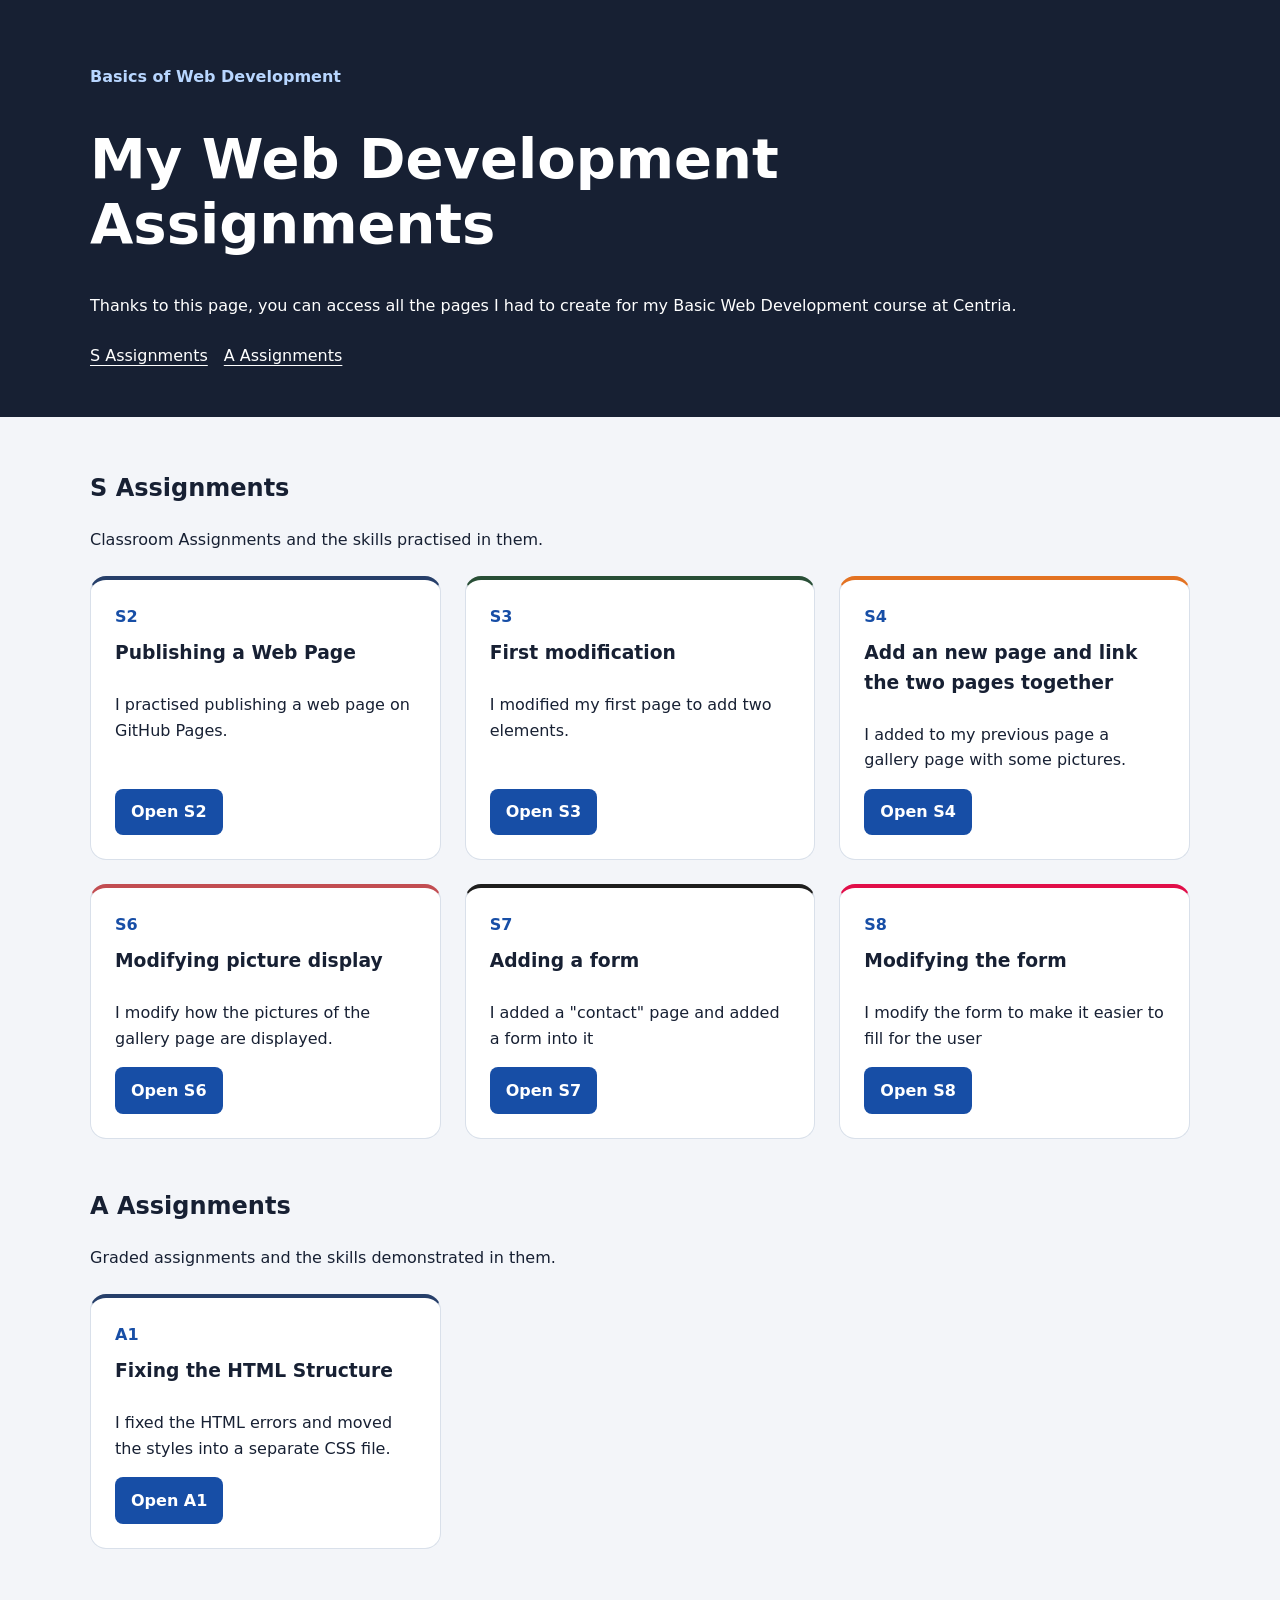
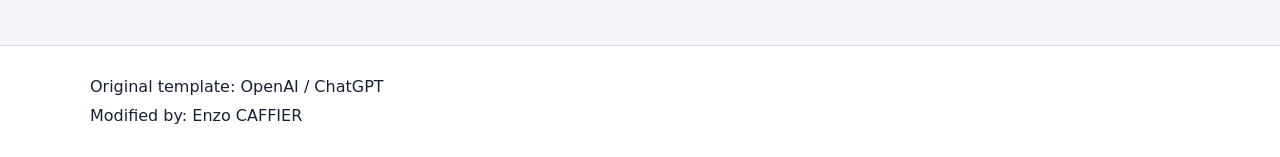
<file: index.html>
<!DOCTYPE html>
<html lang="en">

<head>
  <meta charset="UTF-8">
  <meta name="viewport" content="width=device-width, initial-scale=1.0">
  <meta name="author" content="Enzo CAFFIER">
  <title>Web Development Assignments – Enzo CAFFIER</title>
  <link rel="stylesheet" href="style.css">
  <link rel="icon" href="favicon.ico" type="image/x-icon">
</head>

<body>
  <header class="site-header">
    <div class="container">
      <p class="eyebrow">Basics of Web Development</p>
      <h1>My Web Development Assignments</h1>
      <p>
        Thanks to this page, you can access all the pages I had to create for my Basic Web Development course at
        Centria.
      </p>

      <nav aria-label="Exercise sections">
        <a href="#s-assignments">S Assignments</a>
        <a href="#a-assignments">A Assignments</a>
      </nav>
    </div>
  </header>

  <main class="container">
    <section id="s-assignments" aria-labelledby="s-header">
      <h2 id="s-header">S Assignments</h2>
      <p>Classroom Assignments and the skills practised in them.</p>

      <div class="card-grid">
        <!-- Add a card here for each S exercise you have completed. -->
        <article class="card">
          <p class="task-id">S2</p>
          <h3>Publishing a Web Page</h3>
          <p>I practised publishing a web page on GitHub Pages.</p>
          <a class="card-link" href="s2/index.html">Open S2</a>
        </article>
        <article class="card">
          <p class="task-id">S3</p>
          <h3>First modification</h3>
          <p>I modified my first page to add two elements.</p>
          <a class="card-link" href="s3/index.html">Open S3</a>
        </article>
        <article class="card">
          <p class="task-id">S4</p>
          <h3>Add an new page and link the two pages together</h3>
          <p>I added to my previous page a gallery page with some pictures.</p>
          <a class="card-link" href="s4/index.html">Open S4</a>
        </article>
        <article class="card">
          <p class="task-id">S6</p>
          <h3>Modifying picture display</h3>
          <p>I modify how the pictures of the gallery page are displayed.</p>
          <a class="card-link" href="s6/index.html">Open S6</a>
        </article>
        <article class="card">
          <p class="task-id">S7</p>
          <h3>Adding a form</h3>
          <p>I added a "contact" page and added a form into it</p>
          <a class="card-link" href="s7/index.html">Open S7</a>
        </article>
        <article class="card">
          <p class="task-id">S8</p>
          <h3>Modifying the form</h3>
          <p>I modify the form to make it easier to fill for the user</p>
          <a class="card-link" href="s8/index.html">Open S8</a>
        </article>
      </div>
    </section>

    <section id="a-assignments" aria-labelledby="a-header">
      <h2 id="a-header">A Assignments</h2>
      <p>Graded assignments and the skills demonstrated in them.</p>

      <div class="card-grid">
        <!-- Add a card here for each A assignment you have completed. -->
        <article class="card">
          <p class="task-id">A1</p>
          <h3>Fixing the HTML Structure</h3>
          <p>
            I fixed the HTML errors and moved the styles into a separate
            CSS file.
          </p>
          <a class="card-link" href="a1/index.html">Open A1</a>
        </article>
      </div>
    </section>
  </main>

  <footer class="site-footer">
    <div class="container">
      <p>Original template: OpenAI / ChatGPT</p>
      <p>Modified by: Enzo CAFFIER</p>
    </div>
  </footer>
</body>

</html>
</file>
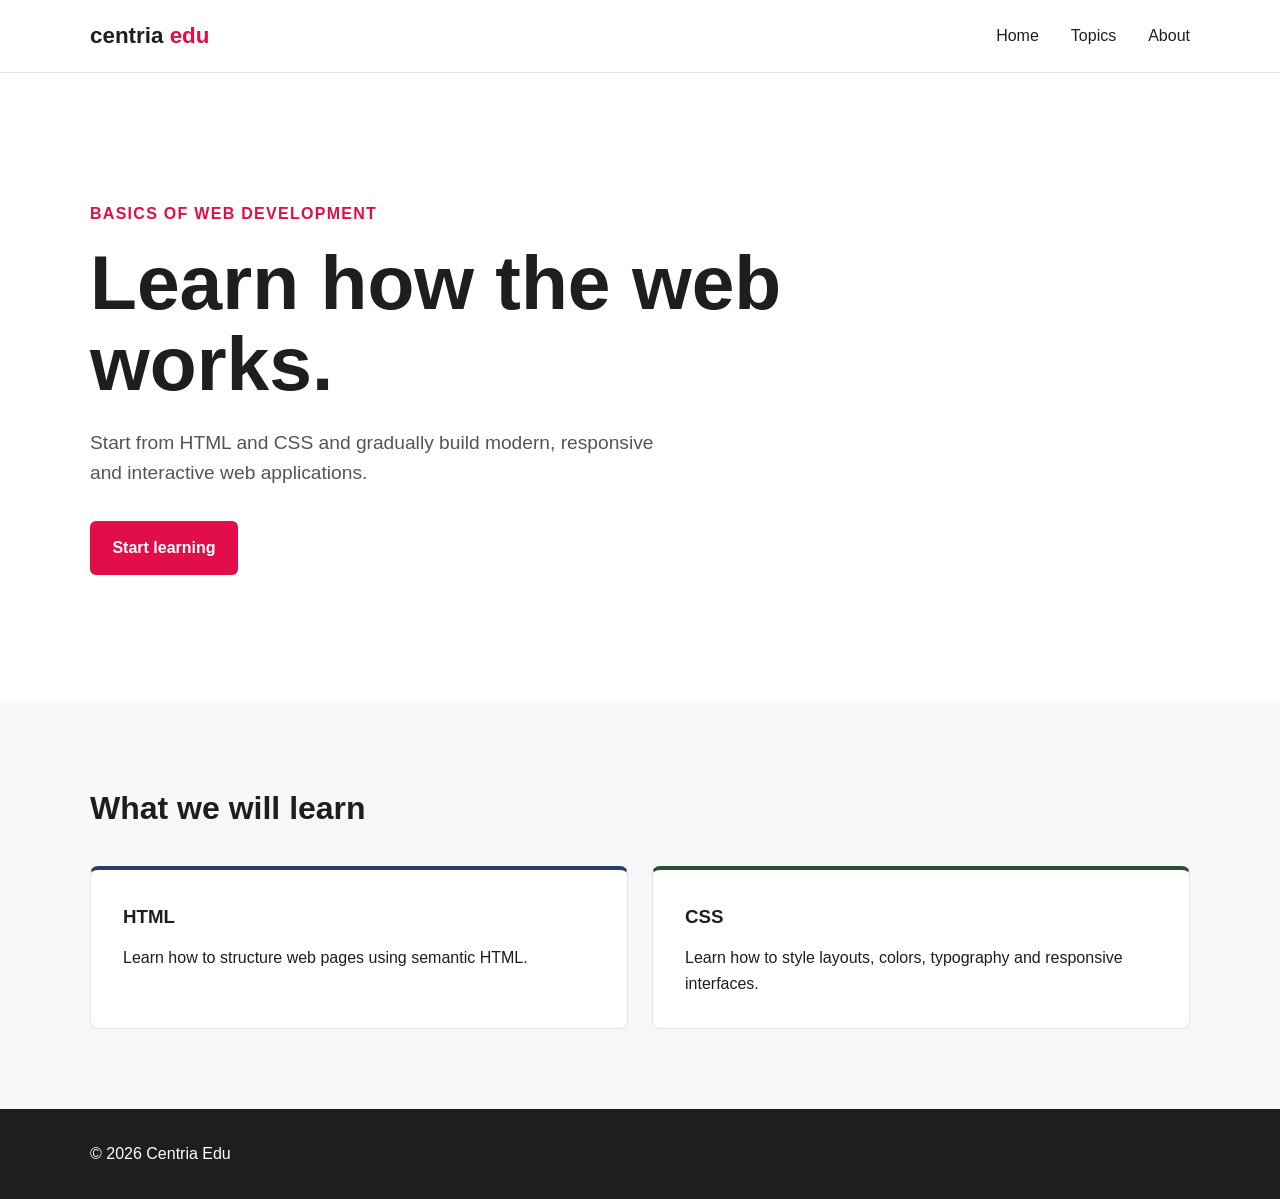
<file: a1/index.html>
<!--
    Centria Edu - Basics of Web Development

    Original author: Ville Heikkiniemi
    Modified by: Enzo CAFFIER
    Last modified: 2026-10-03

    Based on the original course template.
-->

<!DOCTYPE html>
<html lang="en">
<head>
    <meta charset="UTF-8">
    <meta name="viewport" content="width=device-width, initial-scale=1.0">
    <meta name="author" content="Ville Heikkiniemi">
    <link rel="icon" href="favicon.ico">
    <link rel="stylesheet" href="style.css">

    <title>Centria Edu | Basics of Web Development</title>

    <style>
    </style>
</head>

<body>

    <header>
        <div class="container">
            <nav>
                <div class="logo">
                    centria <span>edu</span>
                </div>

                <ul>
                    <li><a href="#">Home</a></li>
                    <li><a href="#topics">Topics</a></li>
                    <li><a href="#">About</a></li>
                </ul>
            </nav>
        </div>
    </header>

    <main>

        <section class="hero">
            <div class="container">
                <div class="hero-content">

                    <span class="label">Basics of Web Development</span>

                    <h1>
                        Learn how the web works.
                    </h1>

                    <p>
                        Start from HTML and CSS and gradually build modern,
                        responsive and interactive web applications.
                    </p>

                    <a href="#topics" class="button">
                        Start learning
                    </a>

                </div>
            </div>
        </section>

        <section class="topics" id="topics">
            <div class="container">

                <h2>What we will learn</h2>

                <div class="cards">

                    <article class="card">
                        <h3>HTML</h3>
                        <p>
                            Learn how to structure web pages using semantic HTML.
                        </p>
                    </article>

                    <article class="card">
                        <h3>CSS</h3>
                        <p>
                            Learn how to style layouts, colors, typography and
                            responsive interfaces.
                        </p>
                    </article>

                </div>
            </div>
        </section>

    </main>

    <footer>
        <div class="container">
            <p>&copy; 2026 Centria Edu</p>
        </div>
    </footer>

</body>
</html>
</file>
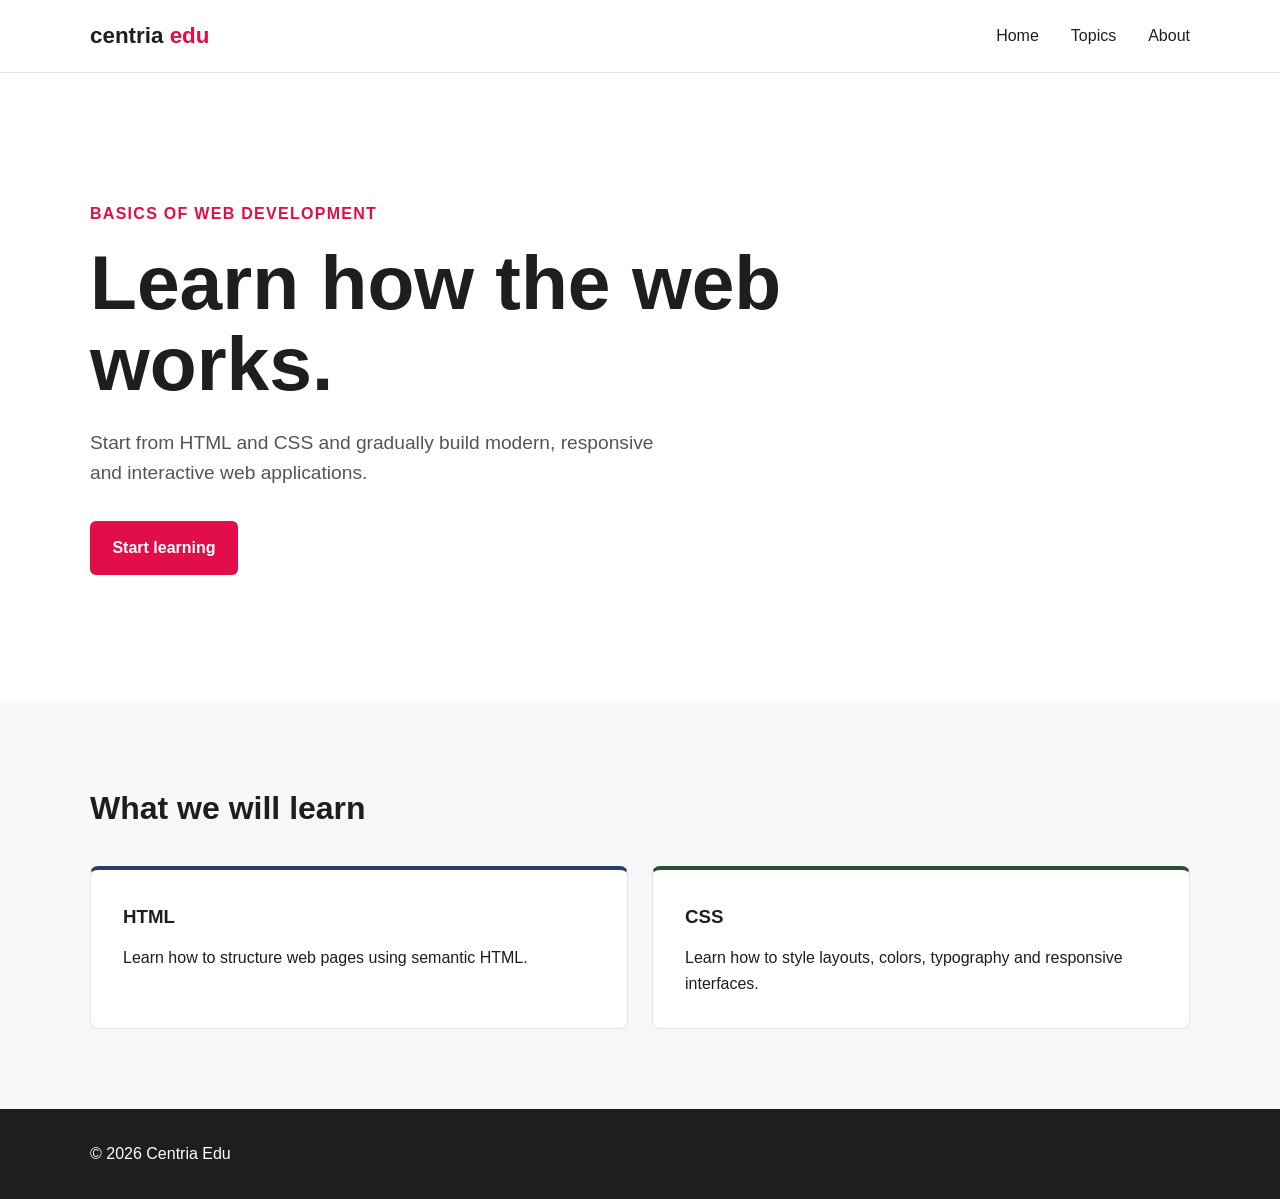
<file: s2/index.html>
<!--
    Centria Edu - Basics of Web Development

    Original author: Ville Heikkiniemi
    Modified by: Enzo CAFFIER
    Last modified: 2026-08-11

    Based on the original course template.
-->

<!DOCTYPE html>
<html lang="en">
<head>
    <meta charset="UTF-8">
    <meta name="viewport" content="width=device-width, initial-scale=1.0">
    <meta name="author" content="Ville Heikkiniemi">
    <link rel="icon" href="favicon.ico">

    <title>Centria Edu | Basics of Web Development</title>

    <style>
        :root {
            --primary: #e10e49;
            --light: #ffffff;
            --dark: #1e1e1e;
            --blue: #263f6a;
            --green: #284e36;
            --orange: #e37222;
            --rose: #c24d52;
        }

        * {
            box-sizing: border-box;
            margin: 0;
            padding: 0;
        }

        body {
            font-family: Arial, Helvetica, sans-serif;
            background-color: var(--light);
            color: var(--dark);
            line-height: 1.6;
        }

        header {
            border-bottom: 1px solid #e5e5e5;
        }

        .container {
            width: min(1100px, 90%);
            margin: 0 auto;
        }

        nav {
            min-height: 72px;
            display: flex;
            justify-content: space-between;
            align-items: center;
        }

        .logo {
            font-size: 1.4rem;
            font-weight: bold;
            color: var(--dark);
        }

        .logo span {
            color: var(--primary);
        }

        nav ul {
            display: flex;
            gap: 2rem;
            list-style: none;
        }

        nav a {
            color: var(--dark);
            text-decoration: none;
        }

        nav a:hover {
            color: var(--primary);
        }

        .hero {
            min-height: 70vh;
            display: flex;
            align-items: center;
        }

        .hero-content {
            max-width: 700px;
        }

        .label {
            display: inline-block;
            margin-bottom: 1rem;
            color: var(--primary);
            font-weight: bold;
            text-transform: uppercase;
            letter-spacing: 0.08rem;
        }

        h1 {
            margin-bottom: 1.5rem;
            font-size: clamp(2.5rem, 6vw, 5rem);
            line-height: 1.05;
        }

        .hero p {
            max-width: 600px;
            margin-bottom: 2rem;
            font-size: 1.2rem;
            color: #555;
        }

        .button {
            display: inline-block;
            padding: 0.9rem 1.4rem;
            background-color: var(--primary);
            color: var(--light);
            text-decoration: none;
            border-radius: 6px;
            font-weight: bold;
        }

        .button:hover {
            background-color: var(--rose);
        }

        .topics {
            padding: 5rem 0;
            background-color: #f7f7f7;
        }

        .topics h2 {
            margin-bottom: 2rem;
            font-size: 2rem;
        }

        .cards {
            display: grid;
            grid-template-columns: repeat(2, 1fr);
            gap: 1.5rem;
        }

        .card {
            padding: 2rem;
            background-color: var(--light);
            border: 1px solid #e5e5e5;
            border-radius: 8px;
        }

        .card h3 {
            margin-bottom: 0.8rem;
        }

        .card:nth-child(1) {
            border-top: 4px solid var(--blue);
        }

        .card:nth-child(2) {
            border-top: 4px solid var(--green);
        }

        .card:nth-child(3) {
            border-top: 4px solid var(--orange);
        }

        footer {
            padding: 2rem 0;
            background-color: var(--dark);
            color: var(--light);
        }

        @media (max-width: 700px) {
            nav ul {
                display: none;
            }

            .cards {
                grid-template-columns: 1fr;
            }

            .hero {
                min-height: 60vh;
            }
        }
    </style>
</head>

<body>

    <header>
        <div class="container">
            <nav>
                <div class="logo">
                    centria <span>edu</span>
                </div>

                <ul>
                    <li><a href="#">Home</a></li>
                    <li><a href="#topics">Topics</a></li>
                    <li><a href="#">About</a></li>
                </ul>
            </nav>
        </div>
    </header>

    <main>

        <section class="hero">
            <div class="container">
                <div class="hero-content">

                    <span class="label">Basics of Web Development</span>

                    <h1>
                        Learn how the web works.
                    </h1>

                    <p>
                        Start from HTML and CSS and gradually build modern,
                        responsive and interactive web applications.
                    </p>

                    <a href="#topics" class="button">
                        Start learning
                    </a>

                </div>
            </div>
        </section>

        <section class="topics" id="topics">
            <div class="container">

                <h2>What we will learn</h2>

                <div class="cards">

                    <article class="card">
                        <h3>HTML</h3>
                        <p>
                            Learn how to structure web pages using semantic HTML.
                        </p>
                    </article>

                    <article class="card">
                        <h3>CSS</h3>
                        <p>
                            Learn how to style layouts, colors, typography and
                            responsive interfaces.
                        </p>
                    </article>

                </div>
            </div>
        </section>

    </main>

    <footer>
        <div class="container">
            <p>&copy; 2026 Centria Edu</p>
        </div>
    </footer>

</body>
</html>
</file>
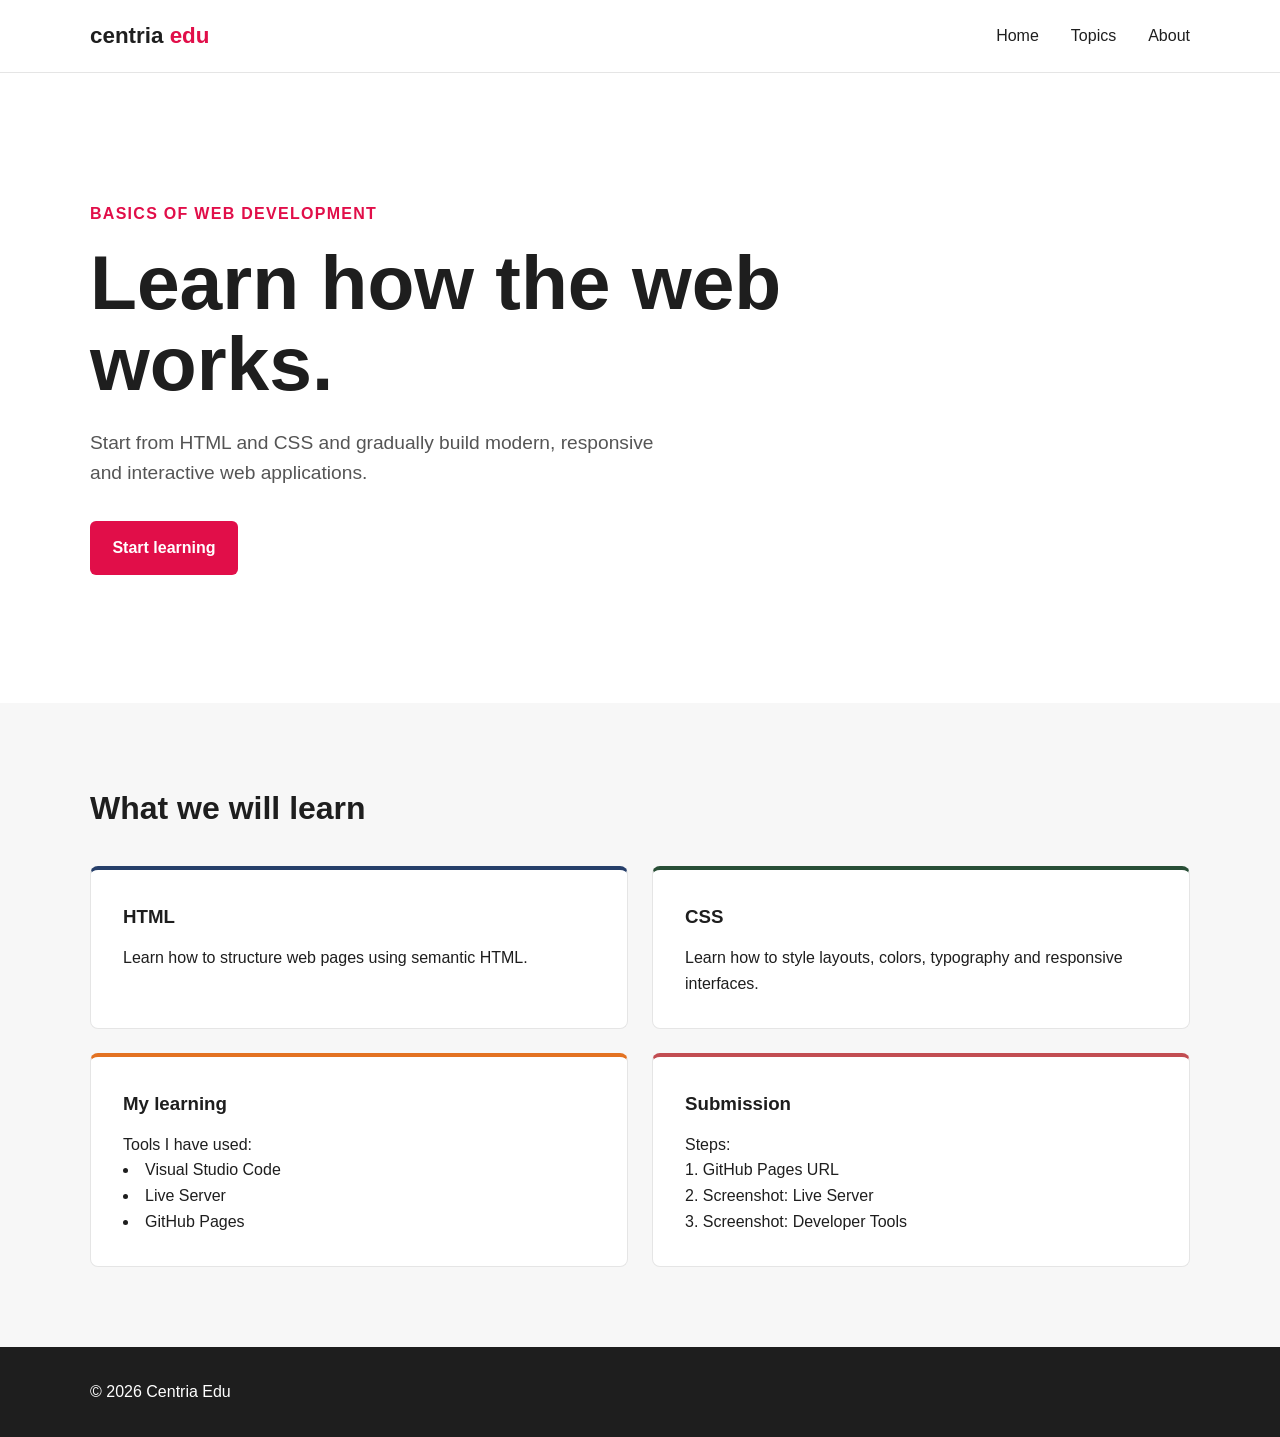
<file: s3/index.html>
<!--
    Centria Edu - Basics of Web Development

    Original author: Ville Heikkiniemi
    Modified by: Enzo CAFFIER
    Last modified: 2026-09-21

    Based on the original course template.
-->

<!DOCTYPE html>
<html lang="en">

<head>
    <meta charset="UTF-8">
    <meta name="viewport" content="width=device-width, initial-scale=1.0">
    <meta name="author" content="Ville Heikkiniemi">
    <link rel="icon" href="favicon.ico">
    <link rel="stylesheet" href="style.css">

    <title>Centria Edu | Basics of Web Development</title>
    <style>
    </style>
</head>

<body>

    <header>
        <div class="container">
            <nav>
                <div class="logo">
                    centria <span>edu</span>
                </div>

                <ul>
                    <li><a href="#">Home</a></li>
                    <li><a href="#topics">Topics</a></li>
                    <li><a href="#">About</a></li>
                </ul>
            </nav>
        </div>
    </header>

    <main>

        <section class="hero">
            <div class="container">
                <div class="hero-content">

                    <span class="label">Basics of Web Development</span>

                    <h1>
                        Learn how the web works.
                    </h1>

                    <p>
                        Start from HTML and CSS and gradually build modern,
                        responsive and interactive web applications.
                    </p>

                    <a href="#topics" class="button">
                        Start learning
                    </a>

                </div>
            </div>
        </section>

        <section class="topics" id="topics">
            <div class="container">

                <h2>What we will learn</h2>

                <div class="cards">

                    <article class="card">
                        <h3>HTML</h3>
                        <p>
                            Learn how to structure web pages using semantic HTML.
                        </p>
                    </article>

                    <article class="card">
                        <h3>CSS</h3>
                        <p>
                            Learn how to style layouts, colors, typography and
                            responsive interfaces.
                        </p>
                    </article>

                    <div class="card">
                        <h3>My learning</h3>
                        <p>Tools I have used:</p>
                        <ul>
                            <li>Visual Studio Code</li>
                            <li>Live Server</li>
                            <li>GitHub Pages</li>
                        </ul>
                    </div>

                    <div class="card">
                        <h3>Submission</h3>
                        <p>Steps:</p>
                        <ol>
                            <li>GitHub Pages URL</li>
                            <li>Screenshot: Live Server</li>
                            <li>Screenshot: Developer Tools</li>
                        </ol>
                    </div>

                </div>
            </div>
        </section>

    </main>

    <footer>
        <div class="container">
            <p>&copy; 2026 Centria Edu</p>
        </div>
    </footer>

</body>

</html>
</file>
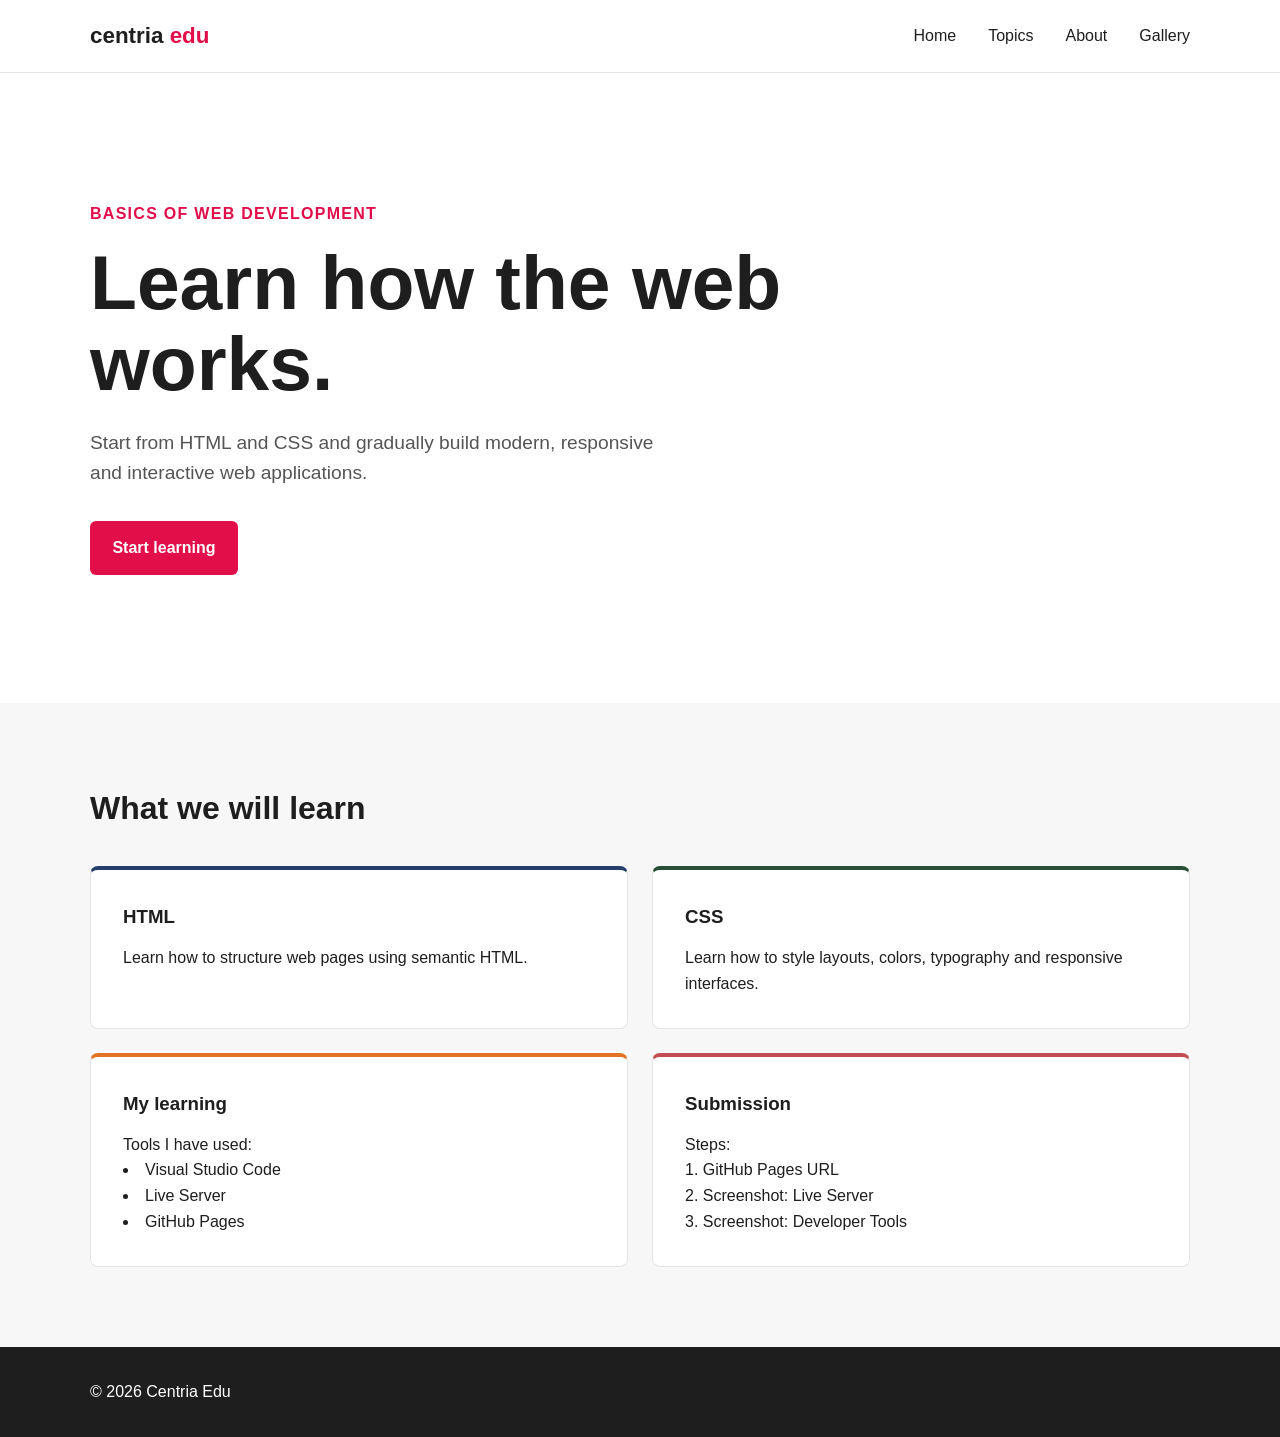
<file: s4/index.html>
<!--
    Centria Edu - Basics of Web Development

    Original author: Ville Heikkiniemi
    Modified by: Enzo CAFFIER
    Last modified: 2026-10-08

    Based on the original course template.
-->

<!DOCTYPE html>
<html lang="en">

<head>
    <meta charset="UTF-8">
    <meta name="viewport" content="width=device-width, initial-scale=1.0">
    <meta name="author" content="Ville Heikkiniemi">
    <link rel="icon" href="favicon.ico">
    <link rel="stylesheet" href="style.css">

    <title>Centria Edu | Basics of Web Development</title>
    <style>
    </style>
</head>

<body>

    <header>
        <div class="container">
            <nav>
                <div class="logo">
                    centria <span>edu</span>
                </div>

                <ul>
                    <li><a href="#">Home</a></li>
                    <li><a href="#topics">Topics</a></li>
                    <li><a href="#">About</a></li>
                    <li><a href="gallery.html">Gallery</a></li>
                </ul>
            </nav>
        </div>
    </header>

    <main>

        <section class="hero">
            <div class="container">
                <div class="hero-content">

                    <span class="label">Basics of Web Development</span>

                    <h1>
                        Learn how the web works.
                    </h1>

                    <p>
                        Start from HTML and CSS and gradually build modern,
                        responsive and interactive web applications.
                    </p>

                    <a href="#topics" class="button">
                        Start learning
                    </a>

                </div>
            </div>
        </section>

        <section class="topics" id="topics">
            <div class="container">

                <h2>What we will learn</h2>

                <div class="cards">

                    <article class="card">
                        <h3>HTML</h3>
                        <p>
                            Learn how to structure web pages using semantic HTML.
                        </p>
                    </article>

                    <article class="card">
                        <h3>CSS</h3>
                        <p>
                            Learn how to style layouts, colors, typography and
                            responsive interfaces.
                        </p>
                    </article>

                    <div class="card">
                        <h3>My learning</h3>
                        <p>Tools I have used:</p>
                        <ul>
                            <li>Visual Studio Code</li>
                            <li>Live Server</li>
                            <li>GitHub Pages</li>
                        </ul>
                    </div>

                    <div class="card">
                        <h3>Submission</h3>
                        <p>Steps:</p>
                        <ol>
                            <li>GitHub Pages URL</li>
                            <li>Screenshot: Live Server</li>
                            <li>Screenshot: Developer Tools</li>
                        </ol>
                    </div>

                </div>
            </div>
        </section>

    </main>

    <footer>
        <div class="container">
            <p>&copy; 2026 Centria Edu</p>
        </div>
    </footer>

</body>

</html>
</file>
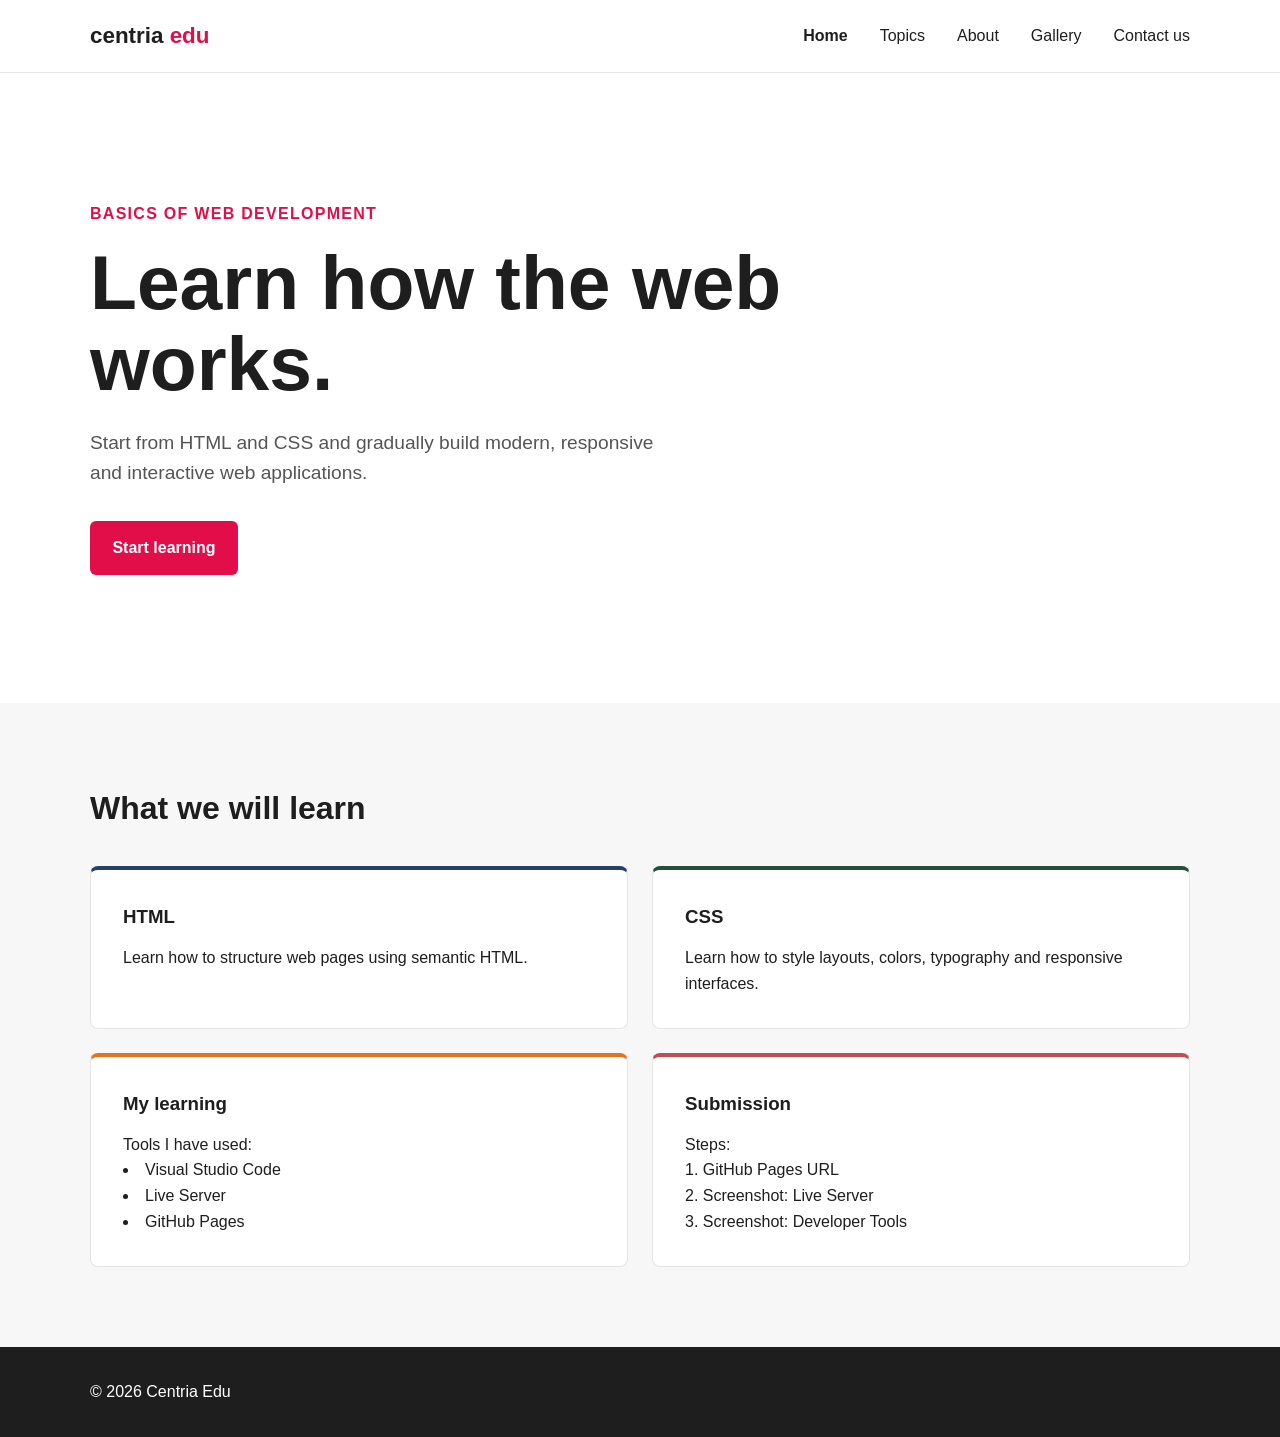
<file: s7/index.html>
<!--
    Centria Edu - Basics of Web Development

    Original author: Ville Heikkiniemi
    Modified by: Enzo CAFFIER
    Last modified: 2026-10-08

    Based on the original course template.
-->

<!DOCTYPE html>
<html lang="en">

<head>
    <meta charset="UTF-8">
    <meta name="viewport" content="width=device-width, initial-scale=1.0">
    <meta name="author" content="Ville Heikkiniemi">
    <link rel="icon" href="favicon.ico">
    <link rel="stylesheet" href="style.css">

    <title>Centria Edu | Basics of Web Development</title>
    <style>
    </style>
</head>

<body>

    <header>
        <div class="container">
            <nav>
                <div class="logo">
                    centria <span>edu</span>
                </div>

                <ul>
                    <li><a href="#"><b>Home</b></a></li>
                    <li><a href="#topics">Topics</a></li>
                    <li><a href="#">About</a></li>
                    <li><a href="gallery.html">Gallery</a></li>
                    <li><a href="contact.html">Contact us</a></li>
                </ul>
            </nav>
        </div>
    </header>

    <main>

        <section class="hero">
            <div class="container">
                <div class="hero-content">

                    <span class="label">Basics of Web Development</span>

                    <h1>
                        Learn how the web works.
                    </h1>

                    <p>
                        Start from HTML and CSS and gradually build modern,
                        responsive and interactive web applications.
                    </p>

                    <a href="#topics" class="button">
                        Start learning
                    </a>

                </div>
            </div>
        </section>

        <section class="topics" id="topics">
            <div class="container">

                <h2>What we will learn</h2>

                <div class="cards">

                    <article class="card">
                        <h3>HTML</h3>
                        <p>
                            Learn how to structure web pages using semantic HTML.
                        </p>
                    </article>

                    <article class="card">
                        <h3>CSS</h3>
                        <p>
                            Learn how to style layouts, colors, typography and
                            responsive interfaces.
                        </p>
                    </article>

                    <div class="card">
                        <h3>My learning</h3>
                        <p>Tools I have used:</p>
                        <ul>
                            <li>Visual Studio Code</li>
                            <li>Live Server</li>
                            <li>GitHub Pages</li>
                        </ul>
                    </div>

                    <div class="card">
                        <h3>Submission</h3>
                        <p>Steps:</p>
                        <ol>
                            <li>GitHub Pages URL</li>
                            <li>Screenshot: Live Server</li>
                            <li>Screenshot: Developer Tools</li>
                        </ol>
                    </div>

                </div>
            </div>
        </section>

    </main>

    <footer>
        <div class="container">
            <p>&copy; 2026 Centria Edu</p>
        </div>
    </footer>

</body>

</html>
</file>
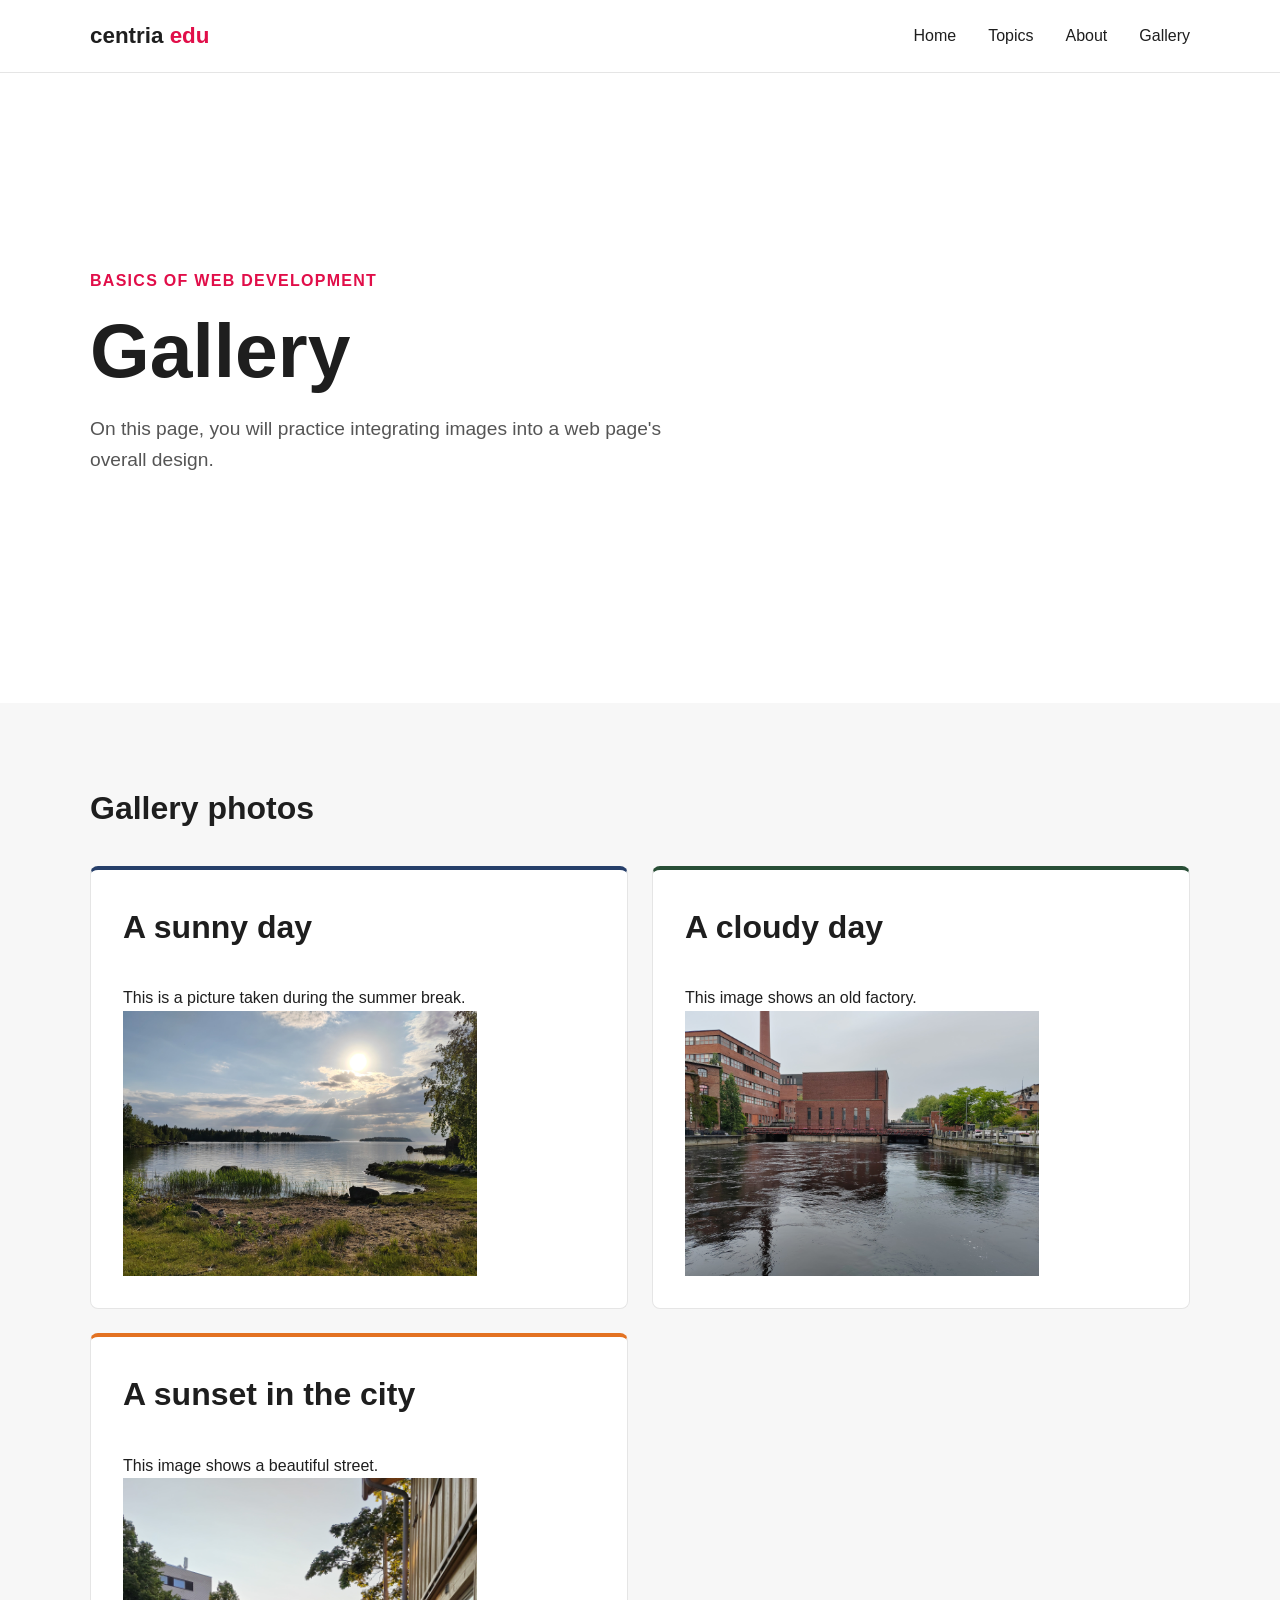
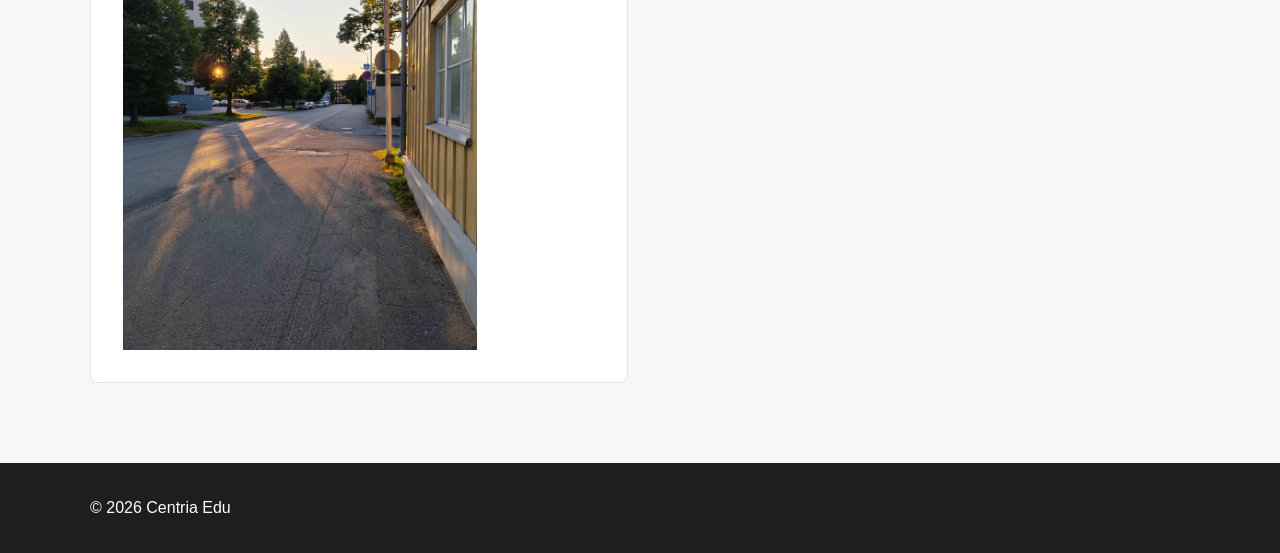
<file: s4/gallery.html>
<!--
    Centria Edu - Basics of Web Development

    Original author: Ville Heikkiniemi
    Modified by: Enzo CAFFIER
    Last modified: 2026-10-08

    Based on the original course template.
-->

<!DOCTYPE html>
<html lang="en">

<head>
    <meta charset="UTF-8">
    <meta name="viewport" content="width=device-width, initial-scale=1.0">
    <meta name="author" content="Ville Heikkiniemi">
    <link rel="icon" href="favicon.ico">
    <link rel="stylesheet" href="style.css">

    <title>Centria Edu | Basics of Web Development</title>
    <style>
    </style>
</head>

<body>

    <header>
        <div class="container">
            <nav>
                <div class="logo">
                    centria <span>edu</span>
                </div>

                <ul>
                    <li><a href="index.html">Home</a></li>
                    <li><a href="#topics">Topics</a></li>
                    <li><a href="#">About</a></li>
                    <li><a href="#">Gallery</a></li>
                </ul>
            </nav>
        </div>
    </header>

    <main>

        <section class="hero">
            <div class="container">
                <div class="hero-content">

                    <span class="label">Basics of Web Development</span>

                    <h1>
                        Gallery
                    </h1>

                    <p>
                        On this page, you will practice integrating images into a web page's
                        overall design.
                    </p>

                </div>
            </div>
        </section>

        <section class="topics" id="topics">
            <div class="container">

                <h2>Gallery photos</h2>

                <div class="cards">

                    <div class="card">
                        <h2>A sunny day</h2>
                        <p>This is a picture taken during the summer break.</p>
                        <img src="images/sunny-picture.jpg" alt="An image of a sunny day">
                    </div>

                    <div class="card">
                        <h2>A cloudy day</h2>
                        <p>This image shows an old factory.</p>
                        <img src="images/cloudy-picture.jpg" alt="An image of a cloudy day">
                    </div>

                    <div class="card">
                        <h2>A sunset in the city</h2>
                        <p>This image shows a beautiful street.</p>
                        <img src="images/sunset-picture.jpg" alt="An image of a sunset in the city">
                    </div>

                </div>
            </div>
        </section>

    </main>

    <footer>
        <div class="container">
            <p>&copy; 2026 Centria Edu</p>
        </div>
    </footer>

</body>

</html>
</file>
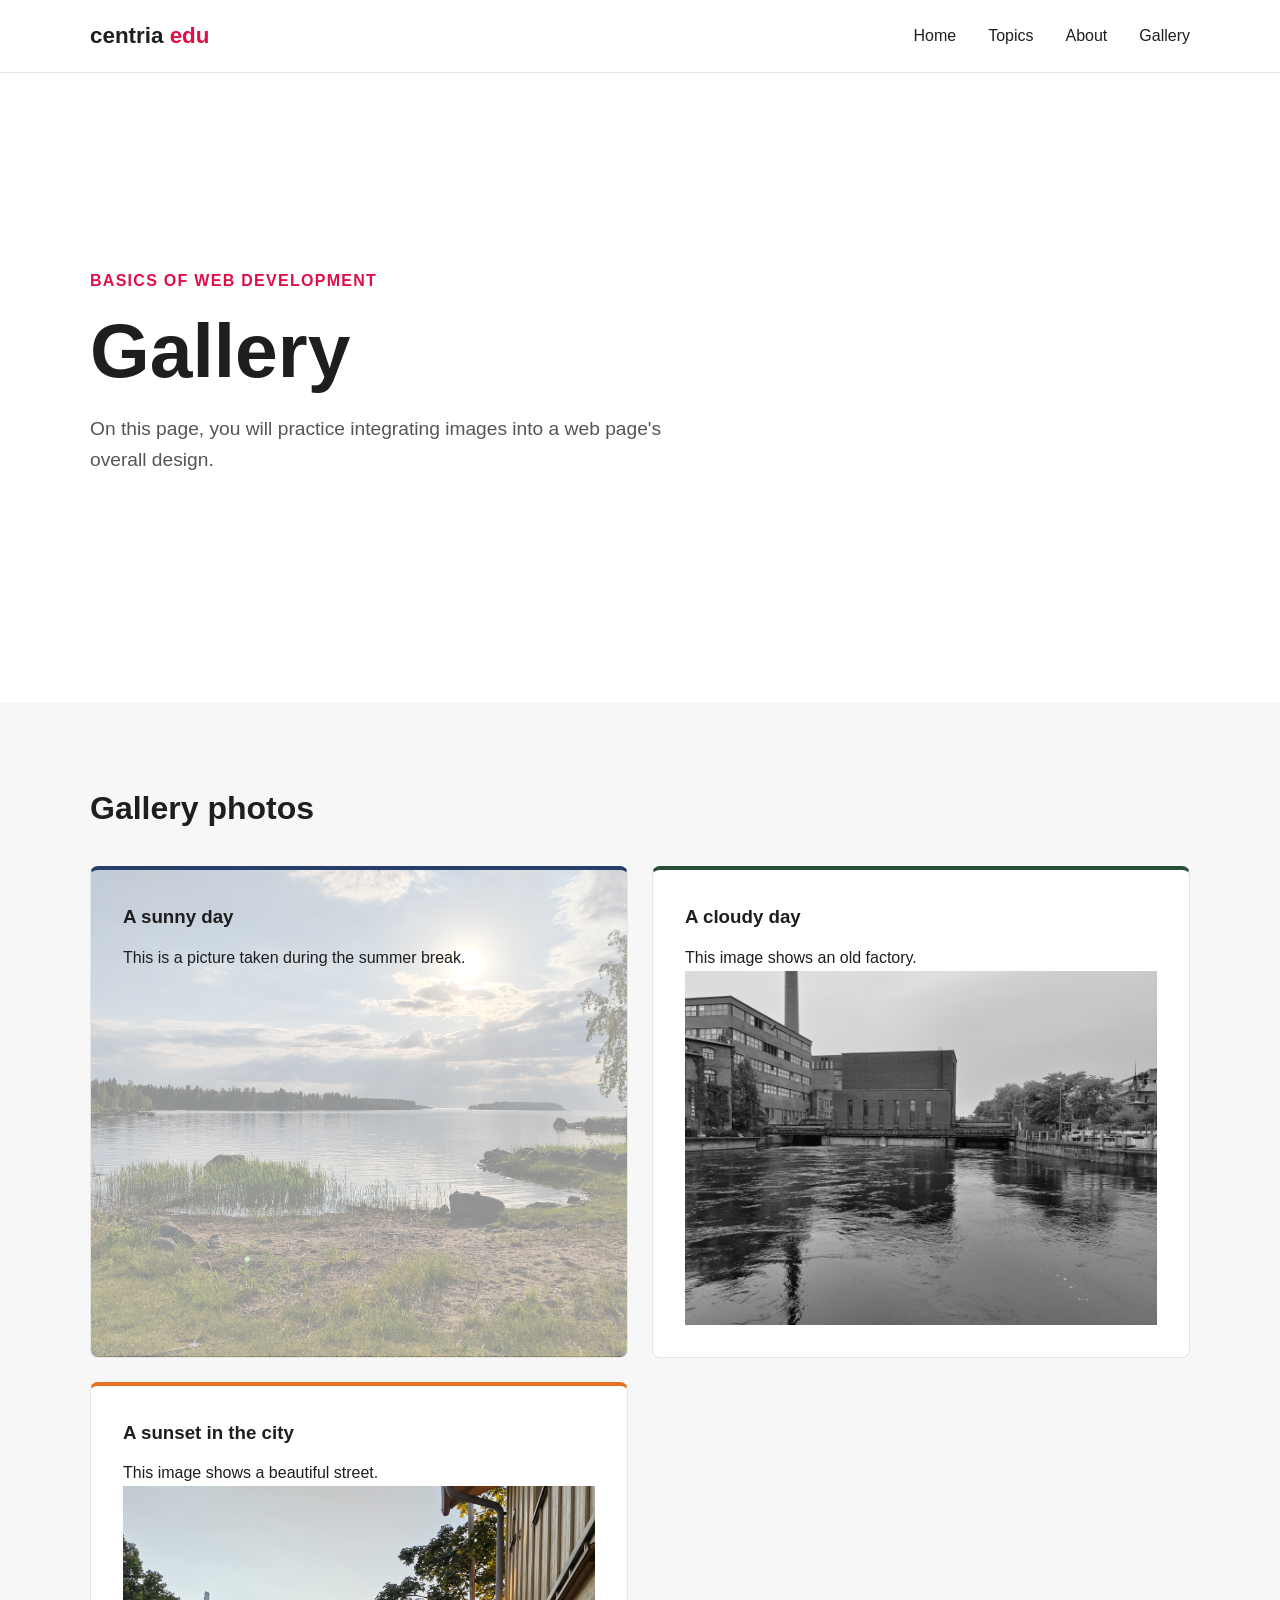
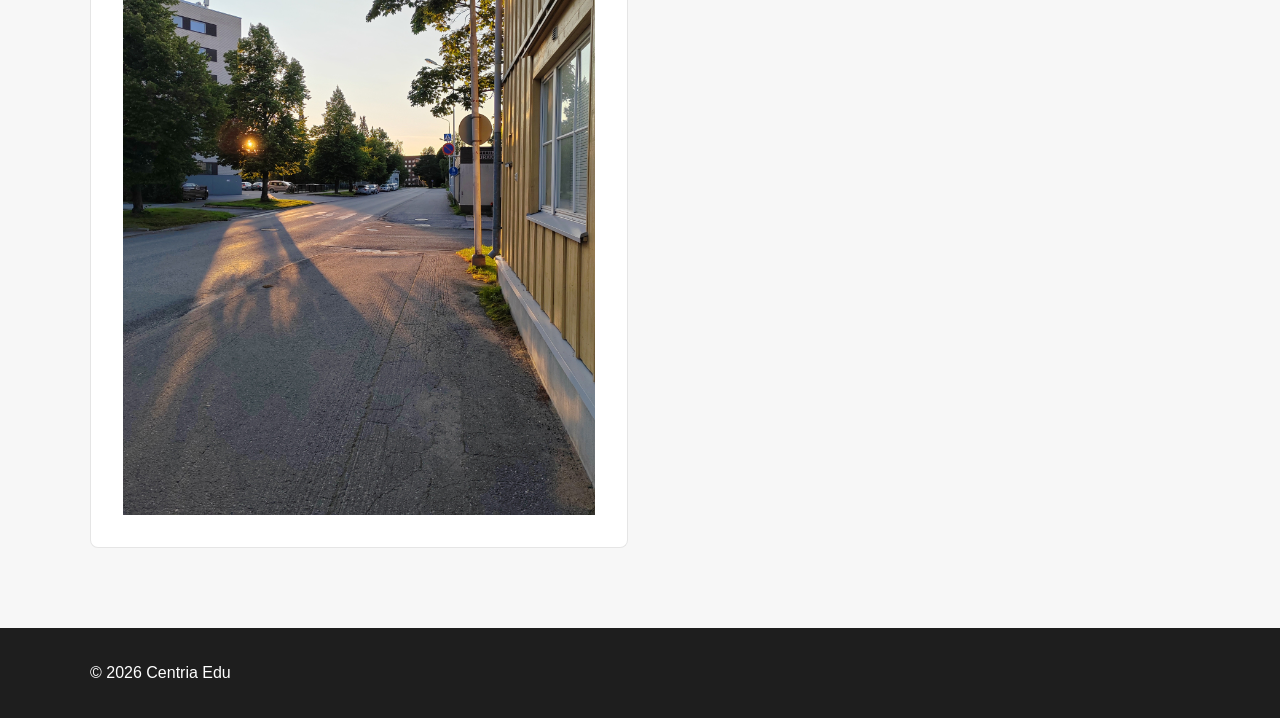
<file: s6/gallery.html>
<!--
    Centria Edu - Basics of Web Development

    Original author: Ville Heikkiniemi
    Modified by: Enzo CAFFIER
    Last modified: 2026-10-08

    Based on the original course template.
-->

<!DOCTYPE html>
<html lang="en">

<head>
    <meta charset="UTF-8">
    <meta name="viewport" content="width=device-width, initial-scale=1.0">
    <meta name="author" content="Ville Heikkiniemi">
    <link rel="icon" href="favicon.ico">
    <link rel="stylesheet" href="style.css">

    <title>Centria Edu | Basics of Web Development</title>
    <style>
    </style>
</head>

<body>

    <header>
        <div class="container">
            <nav>
                <div class="logo">
                    centria <span>edu</span>
                </div>

                <ul>
                    <li><a href="index.html">Home</a></li>
                    <li><a href="#topics">Topics</a></li>
                    <li><a href="#">About</a></li>
                    <li><a href="#">Gallery</a></li>
                </ul>
            </nav>
        </div>
    </header>

    <main>

        <section class="hero">
            <div class="container">
                <div class="hero-content">

                    <span class="label">Basics of Web Development</span>

                    <h1>
                        Gallery
                    </h1>

                    <p>
                        On this page, you will practice integrating images into a web page's
                        overall design.
                    </p>

                </div>
            </div>
        </section>

        <section class="topics" id="topics">
            <div class="container">

                <h2>Gallery photos</h2>

                <div class="cards">

                    <div class="card card-background">
                        <div class="card-content">
                            <h3>A sunny day</h3>
                            <p>This is a picture taken during the summer break.</p>
                        </div>
                    </div>

                    <div class="card">
                        <h3>A cloudy day</h3>
                        <p>This image shows an old factory.</p>
                        <img src="images/cloudy-picture.jpg" alt="An image of a cloudy day">
                    </div>

                    <div class="card">
                        <h3>A sunset in the city</h3>
                        <p>This image shows a beautiful street.</p>
                        <a href="images/sunset-picture.jpg" target="_blank">
                            <img src="images/sunset-picture.jpg" alt="A beautiful city street during sunset">
                        </a>
                    </div>

                </div>
            </div>
        </section>

    </main>

    <footer>
        <div class="container">
            <p>&copy; 2026 Centria Edu</p>
        </div>
    </footer>

</body>

</html>
</file>
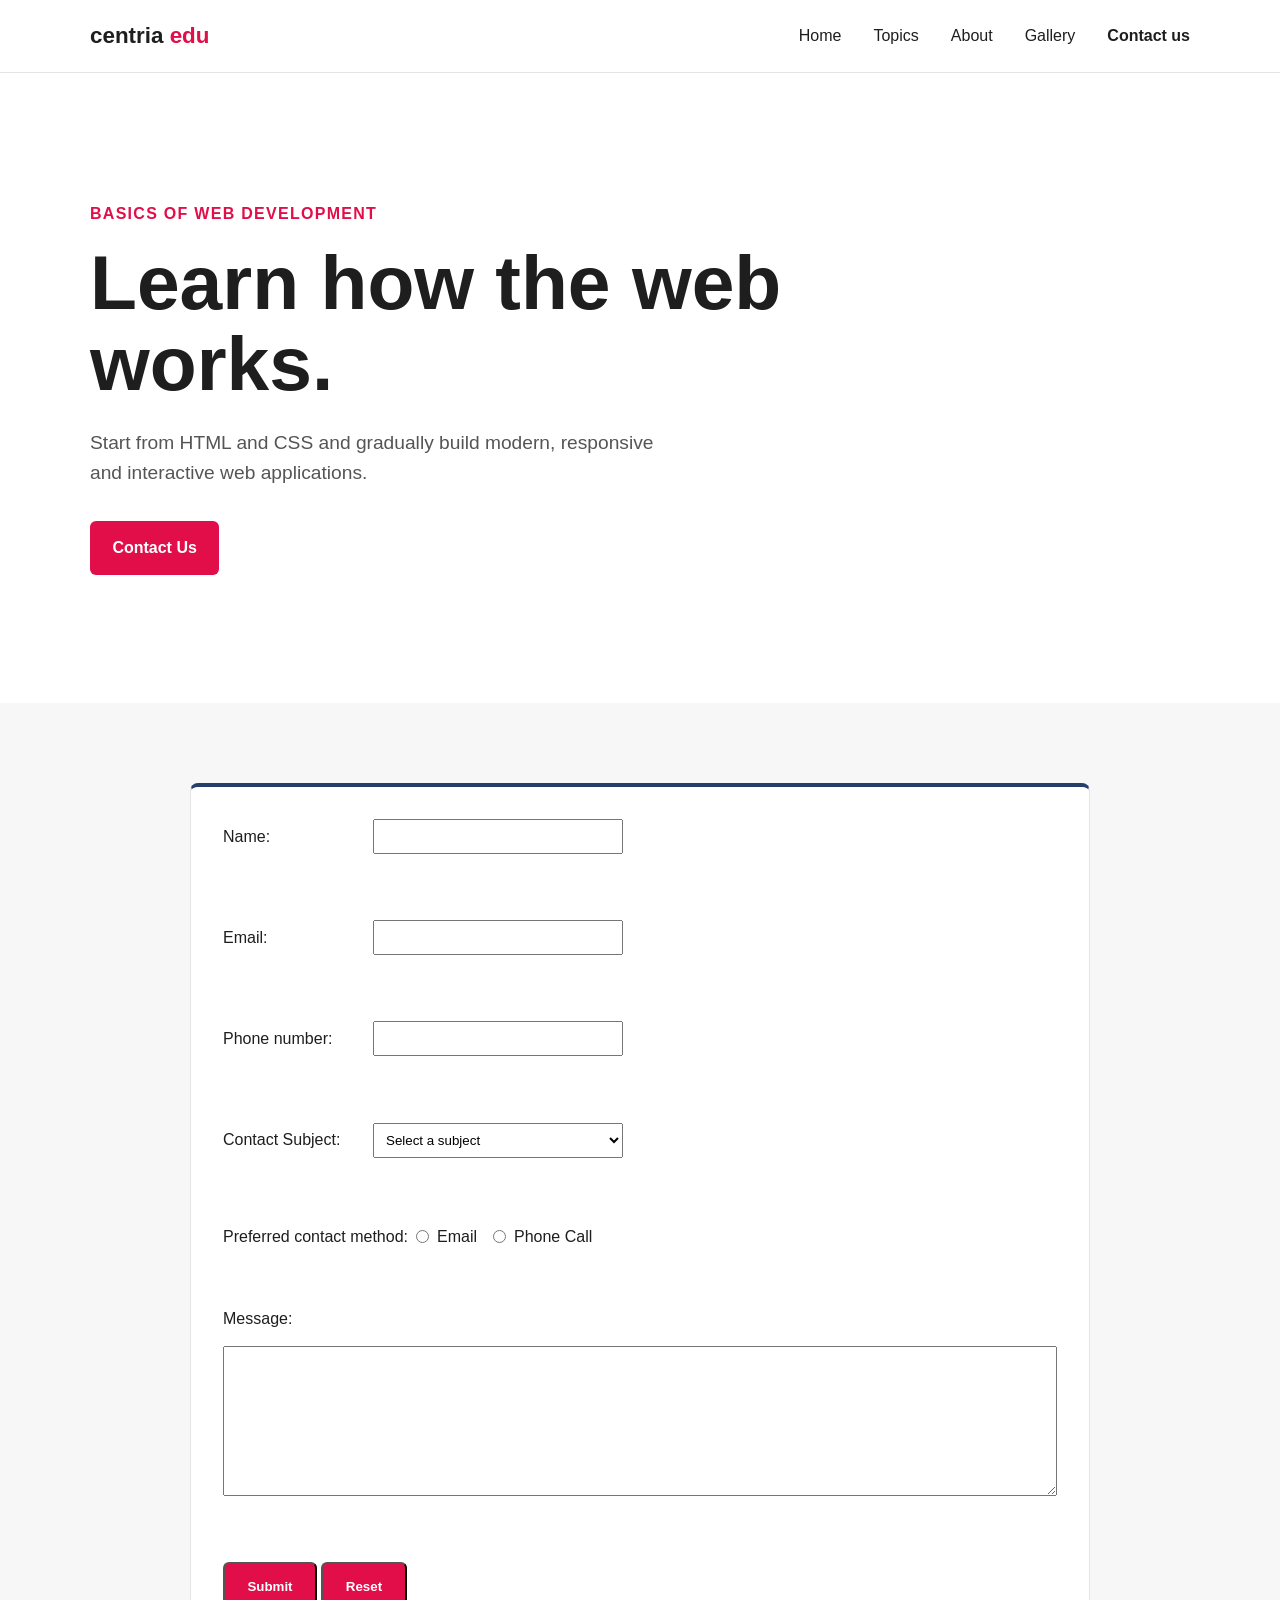
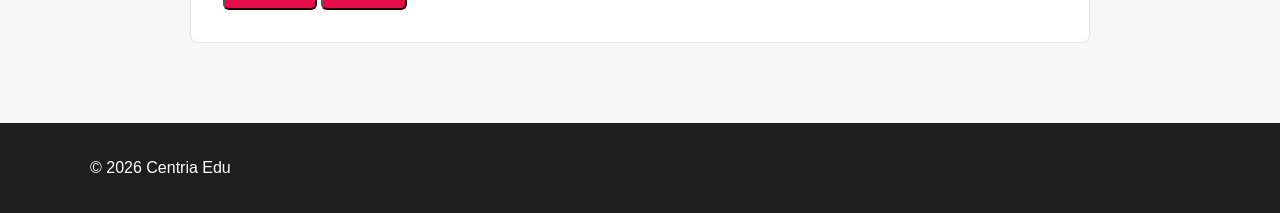
<file: s7/contact.html>
<!--
    Centria Edu - Basics of Web Development

    Original author: Ville Heikkiniemi
    Modified by: Enzo CAFFIER
    Last modified: 2026-08-11

    Based on the original course template.
-->

<!DOCTYPE html>
<html lang="en">

<head>
    <meta charset="UTF-8">
    <meta name="viewport" content="width=device-width, initial-scale=1.0">
    <meta name="author" content="Ville Heikkiniemi">
    <link rel="icon" href="favicon.ico">
    <link rel="stylesheet" href="style.css">

    <title>Centria Edu | Basics of Web Development</title>

    <style>
    </style>
</head>

<body>

    <header>
        <div class="container">
            <nav>
                <div class="logo">
                    centria <span>edu</span>
                </div>

                <ul>
                    <li><a href="index.html">Home</a></li>
                    <li><a href="#topics">Topics</a></li>
                    <li><a href="#">About</a></li>
                    <li><a href="gallery.html">Gallery</a></li>
                    <li><a href="#"><b>Contact us</b></a></li>
                </ul>
            </nav>
        </div>
    </header>

    <main>

        <section class="hero">
            <div class="container">
                <div class="hero-content">

                    <span class="label">Basics of Web Development</span>

                    <h1>
                        Learn how the web works.
                    </h1>

                    <p>
                        Start from HTML and CSS and gradually build modern,
                        responsive and interactive web applications.
                    </p>

                    <a href="#topics" class="button">
                        Contact Us
                    </a>

                </div>
            </div>
        </section>

        <section class="topics" id="contact">
            <form class="card" action="https://httpbin.org/post" method="post">

                <div class="form-items">
                    <label for="name">Name:</label>
                    <input type="text" id="name" name="name" required>
                </div>
                <br><br>

                <div class="form-items">
                    <label for="email">Email:</label>
                    <input type="email" id="email" name="email" required>
                </div>
                <br><br>

                <div class="form-items">
                    <div class="form-items"></div>
                    <label for="tel">Phone number:</label>
                    <input for="tel" id="tel" name="tel">
                </div>
                <br><br>

                <div class="form-items">
                    <label for="subject">Contact Subject:</label>
                    <select id="subject" name="subject" required>
                        <option value="">Select a subject</option>
                        <option value="Centria">Learn more about Centria</option>
                        <option value="html">Learn more about HTML</option>
                        <option value="CSS">Learn more about CSS</option>
                    </select>
                </div>
                <br><br>

                <div class="radio-option">
                    <p>Preferred contact method:</p>
                    <input type="radio" id="mail" name="contactmethod" value="mail">
                    <label for="mail">Email</label>
                    <br>
                    <input type="radio" id="phone" name="contactmethod" value="phone">
                    <label for="phone">Phone Call</label>
                </div>
                <br><br>

                <div class="form-items">
                    <label for="message">Message:</label>
                </div>

                <div class="form-items">
                    <textarea id="message" name="message" required></textarea>
                </div>
                <br><br>

                <button type="submit" class="button">Submit</button>
                <button type="reset" class="button">Reset</button>
            </form>
        </section>

    </main>

    <footer>
        <div class="container">
            <p>&copy; 2026 Centria Edu</p>
        </div>
    </footer>

</body>

</html>
</file>
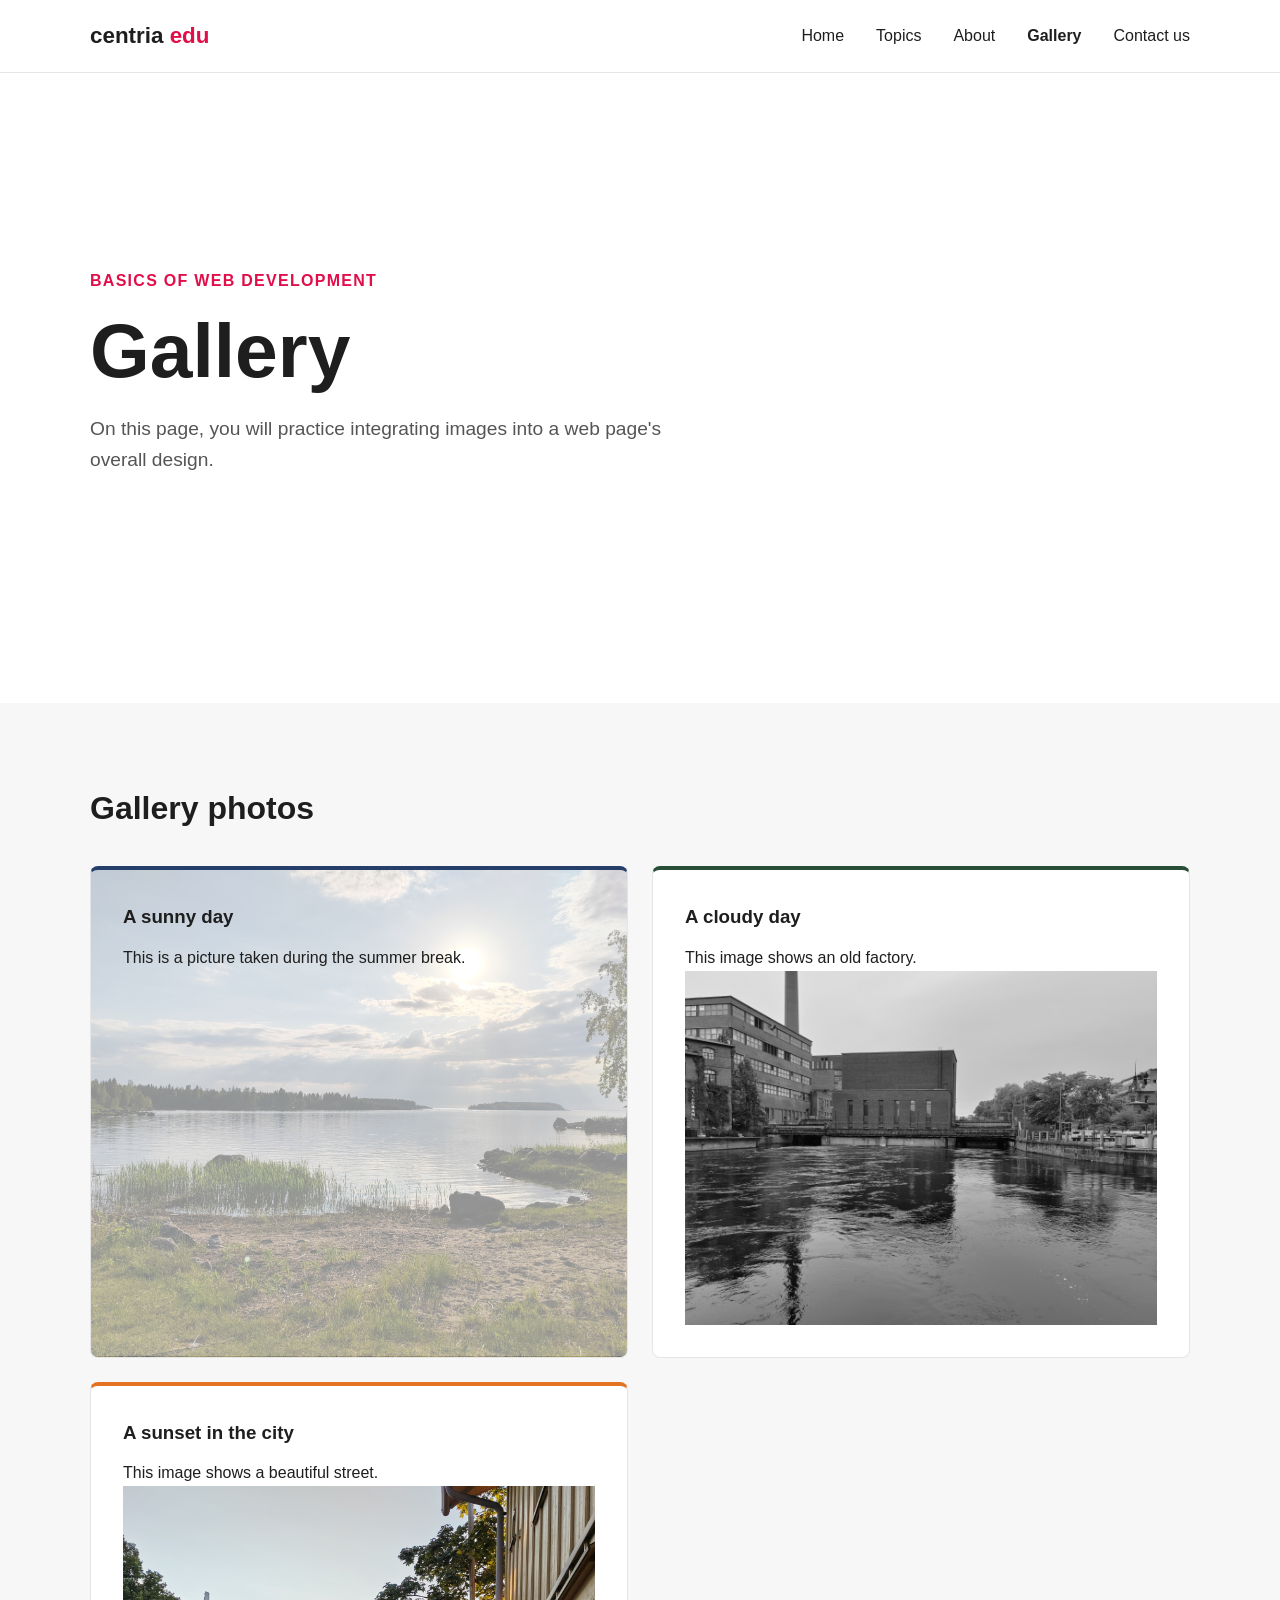
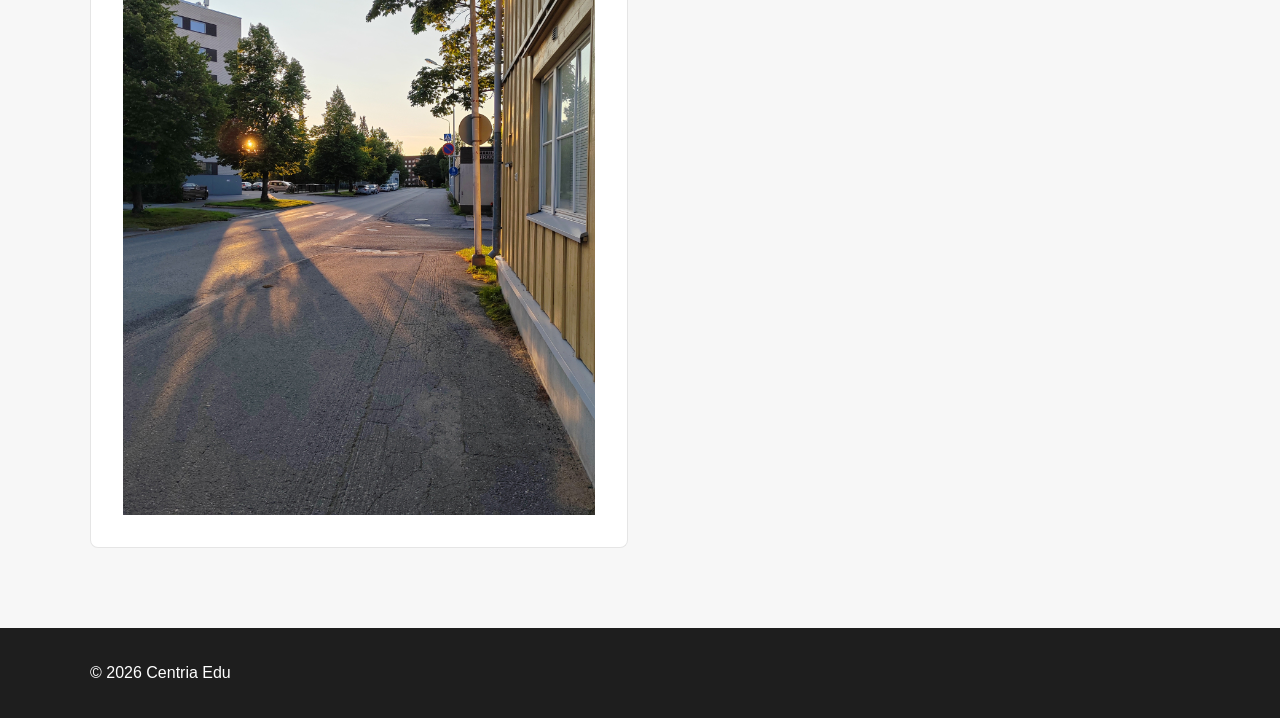
<file: s7/gallery.html>
<!--
    Centria Edu - Basics of Web Development

    Original author: Ville Heikkiniemi
    Modified by: Enzo CAFFIER
    Last modified: 2026-10-08

    Based on the original course template.
-->

<!DOCTYPE html>
<html lang="en">

<head>
    <meta charset="UTF-8">
    <meta name="viewport" content="width=device-width, initial-scale=1.0">
    <meta name="author" content="Ville Heikkiniemi">
    <link rel="icon" href="favicon.ico">
    <link rel="stylesheet" href="style.css">

    <title>Centria Edu | Basics of Web Development</title>
    <style>
    </style>
</head>

<body>

    <header>
        <div class="container">
            <nav>
                <div class="logo">
                    centria <span>edu</span>
                </div>

                <ul>
                    <li><a href="index.html">Home</a></li>
                    <li><a href="#topics">Topics</a></li>
                    <li><a href="#">About</a></li>
                    <li><a href="#"><b>Gallery</b></a></li>
                    <li><a href="contact.html">Contact us</a></li>
                </ul>
            </nav>
        </div>
    </header>

    <main>

        <section class="hero">
            <div class="container">
                <div class="hero-content">

                    <span class="label">Basics of Web Development</span>

                    <h1>
                        Gallery
                    </h1>

                    <p>
                        On this page, you will practice integrating images into a web page's
                        overall design.
                    </p>

                </div>
            </div>
        </section>

        <section class="topics" id="topics">
            <div class="container">

                <h2>Gallery photos</h2>

                <div class="cards">

                    <div class="card card-background">
                        <div class="card-content">
                            <h3>A sunny day</h3>
                            <p>This is a picture taken during the summer break.</p>
                        </div>
                    </div>

                    <div class="card">
                        <h3>A cloudy day</h3>
                        <p>This image shows an old factory.</p>
                        <img src="images/cloudy-picture.jpg" alt="An image of a cloudy day">
                    </div>

                    <div class="card">
                        <h3>A sunset in the city</h3>
                        <p>This image shows a beautiful street.</p>
                        <a href="images/sunset-picture.jpg" target="_blank">
                            <img src="images/sunset-picture.jpg" alt="A beautiful city street during sunset">
                        </a>
                    </div>

                </div>
            </div>
        </section>

    </main>

    <footer>
        <div class="container">
            <p>&copy; 2026 Centria Edu</p>
        </div>
    </footer>

</body>

</html>
</file>
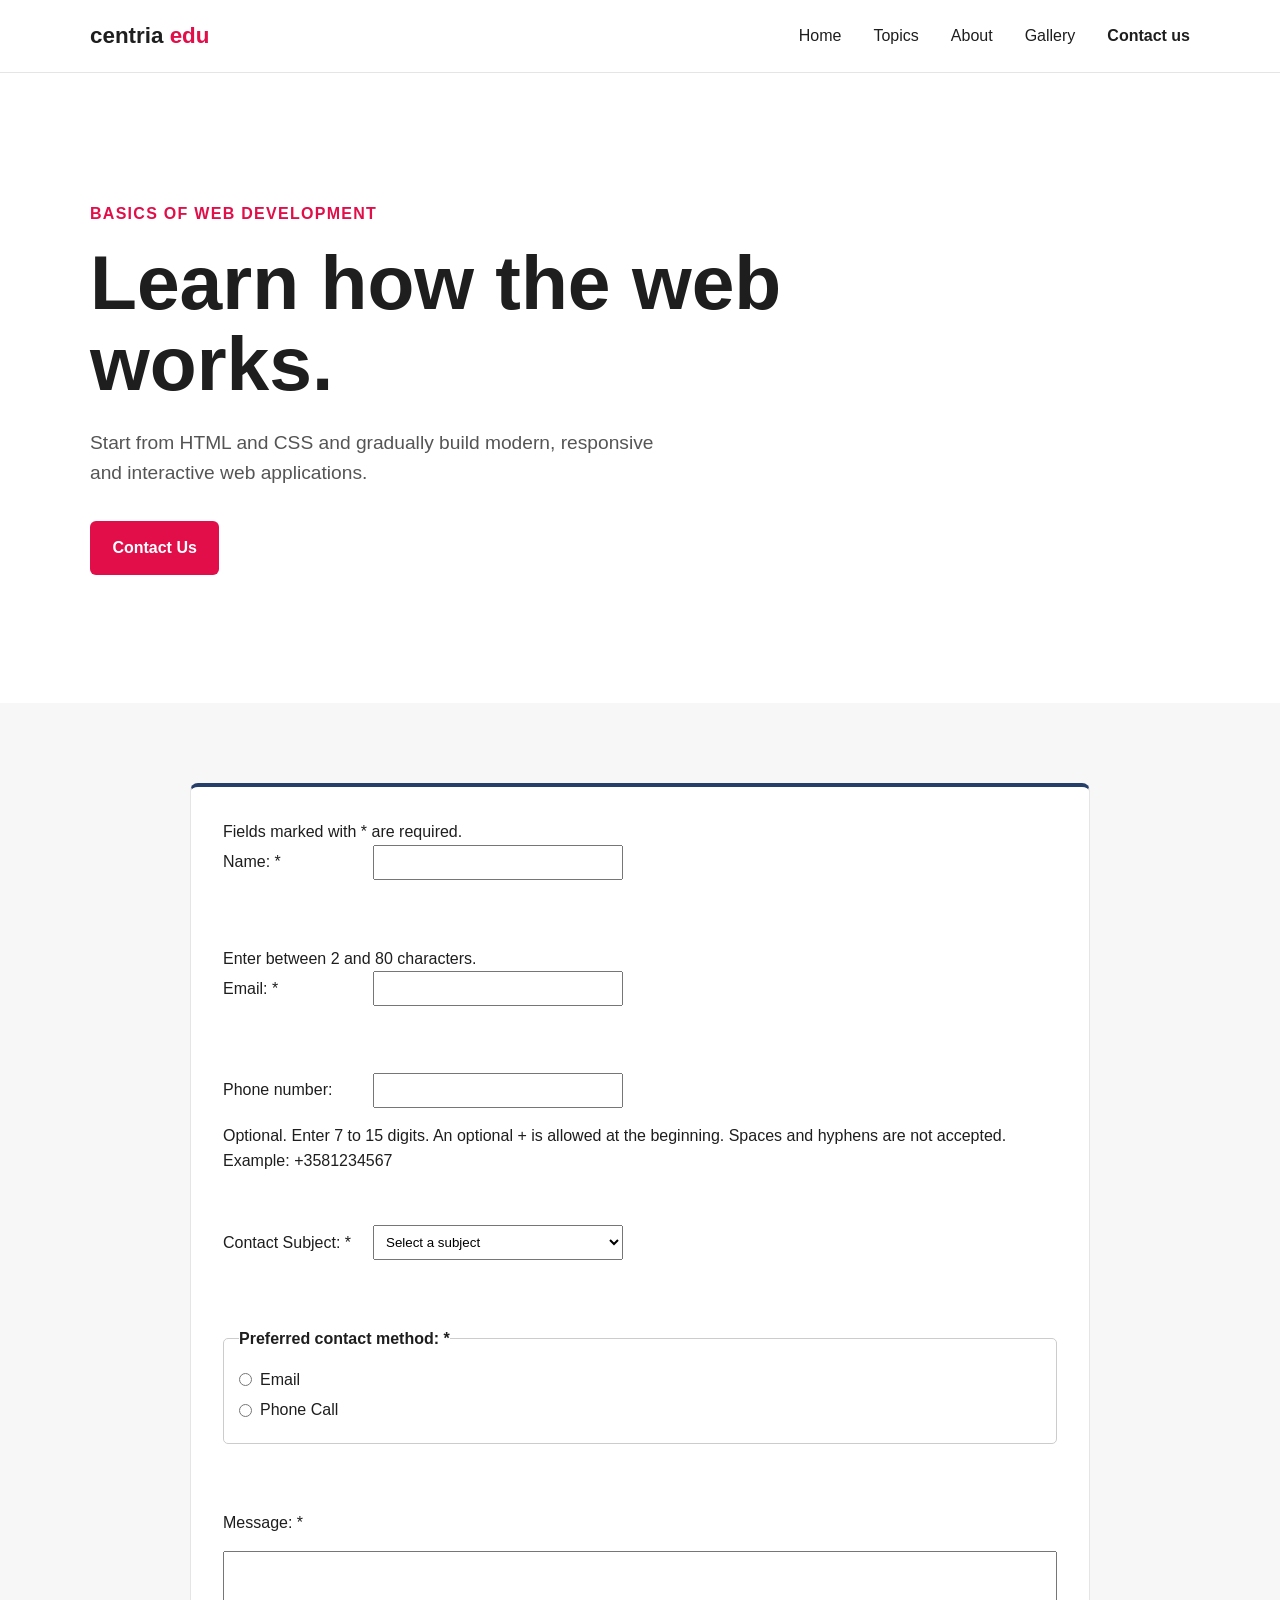
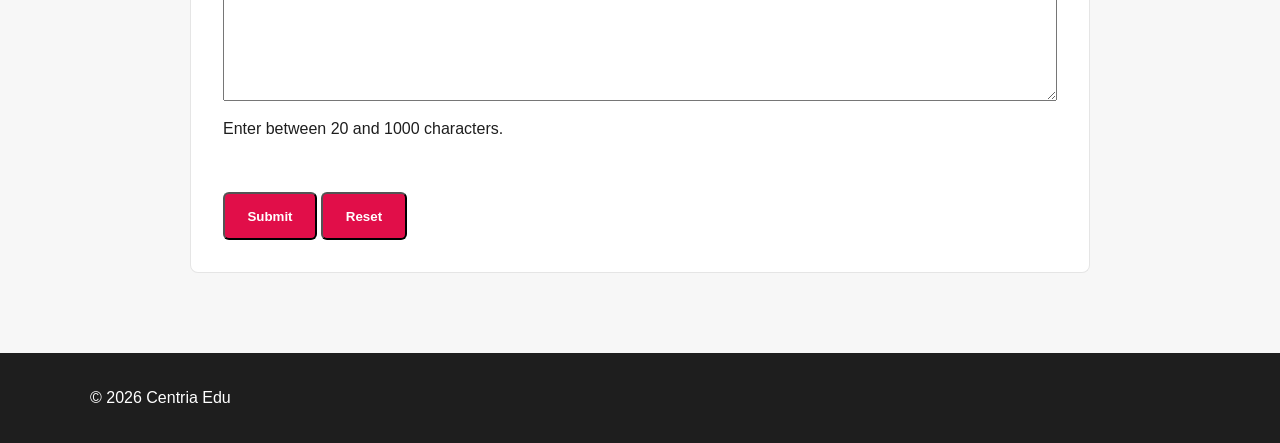
<file: s8/contact.html>
<!--
    Centria Edu - Basics of Web Development

    Original author: Ville Heikkiniemi
    Modified by: Enzo CAFFIER
    Last modified: 2026-08-11

    Based on the original course template.
-->

<!DOCTYPE html>
<html lang="en">

<head>
    <meta charset="UTF-8">
    <meta name="viewport" content="width=device-width, initial-scale=1.0">
    <meta name="author" content="Ville Heikkiniemi">
    <link rel="icon" href="favicon.ico">
    <link rel="stylesheet" href="style.css">

    <title>Centria Edu | Basics of Web Development</title>

    <style>
    </style>
</head>

<body>

    <header>
        <div class="container">
            <nav>
                <div class="logo">
                    centria <span>edu</span>
                </div>

                <ul>
                    <li><a href="index.html">Home</a></li>
                    <li><a href="#topics">Topics</a></li>
                    <li><a href="#">About</a></li>
                    <li><a href="gallery.html">Gallery</a></li>
                    <li><a href="#"><b>Contact us</b></a></li>
                </ul>
            </nav>
        </div>
    </header>

    <main>

        <section class="hero">
            <div class="container">
                <div class="hero-content">

                    <span class="label">Basics of Web Development</span>

                    <h1>
                        Learn how the web works.
                    </h1>

                    <p>
                        Start from HTML and CSS and gradually build modern,
                        responsive and interactive web applications.
                    </p>

                    <a href="#topics" class="button">
                        Contact Us
                    </a>

                </div>
            </div>
        </section>

        <section class="topics" id="contact">
            <form class="card" action="https://httpbin.org/post" method="post">

                <p>Fields marked with * are required.</p>

                <div class="form-items">
                    <label for="name">Name: *</label>
                    <input type="text" id="name" name="name" required minlength="2" maxlength="80">
                </div>
                <br><br>

                <p>Enter between 2 and 80 characters.</p>

                <div class="form-items">
                    <label for="email">Email: *</label>
                    <input type="email" id="email" name="email" required maxlength="120">
                </div>
                <br><br>

                <div class="form-items">
                    <div class="form-items"></div>
                    <label for="tel">Phone number:</label>
                    <input for="tel" id="tel" name="tel" pattern="\+?[0-9]{7,15}">
                </div>
                <p>Optional. Enter 7 to 15 digits.
                    An optional + is allowed at the beginning.
                    Spaces and hyphens are not accepted.
                    Example: +3581234567
                </p>
                <br><br>

                <div class="form-items">
                    <label for="subject">Contact Subject: *</label>
                    <select id="subject" name="subject" required>
                        <option value="">Select a subject</option>
                        <option value="Centria">Learn more about Centria</option>
                        <option value="html">Learn more about HTML</option>
                        <option value="CSS">Learn more about CSS</option>
                    </select>
                </div>
                <br><br>

                <fieldset class="contact-method">
                    <legend>Preferred contact method: *</legend>

                    <div class="radio-option">
                        <input type="radio" id="contact-email" name="contactmethod" value="email" required>
                        <label for="contact-email">Email</label>
                    </div>

                    <div class="radio-option">
                        <input type="radio" id="contact-tel" name="contactmethod" value="tel" required>
                        <label for="contact-tel">Phone Call</label>
                    </div>
                </fieldset>
                <br><br>

                <div class="form-items message-box">
                    <label for="message">Message: *</label>
                </div>

                <div class="form-items">
                    <textarea id="message" name="message" rows="5" required minlength="20" maxlength="1000"></textarea>
                </div>
                <p>Enter between 20 and 1000 characters.</p>
                <br><br>

                <button type="submit" class="button">Submit</button>
                <button type="reset" class="button">Reset</button>
            </form>
        </section>

    </main>

    <footer>
        <div class="container">
            <p>&copy; 2026 Centria Edu</p>
        </div>
    </footer>

</body>

</html>
</file>
<file: style.css>
:root {
    --primary: #e10e49;
    --light: #ffffff;
    --dark: #1e1e1e;
    --blue: #263f6a;
    --green: #284e36;
    --orange: #e37222;
    --rose: #c24d52;
}

* {
  box-sizing: border-box;
}

html {
  scroll-behavior: smooth;
}

body {
  margin: 0;
  font-family: system-ui, sans-serif;
  line-height: 1.6;
  color: #172033;
  background-color: #f3f5f9;
}

.container {
  width: min(1100px, 92%);
  margin-inline: auto;
}

.site-header {
  padding-block: 3rem;
  color: #ffffff;
  background-color: #172033;
}

.eyebrow {
  font-weight: 700;
  color: #b8d6ff;
}

h1 {
  max-width: 22ch;
  font-size: clamp(2rem, 5vw, 3.5rem);
  line-height: 1.15;
}

nav {
  display: flex;
  flex-wrap: wrap;
  gap: 1rem;
  margin-top: 1.5rem;
}

nav a {
  color: #ffffff;
  text-underline-offset: 0.25em;
}

main {
  padding-block: 2rem 3rem;
}

section {
  margin-bottom: 3rem;
}

.card-grid {
  display: grid;
  grid-template-columns: repeat(3, minmax(0, 1fr));
  gap: 1.5rem;
  margin-top: 1.5rem;
}

.card {
  display: flex;
  flex-direction: column;
  padding: 1.5rem;
  border: 1px solid #d9e0ea;
  border-radius: 1rem;
  background-color: #ffffff;
  overflow-wrap: anywhere;
}

.task-id {
  margin: 0;
  font-weight: 700;
  color: #174ea6;
}

.card h3 {
  margin-block: 0.5rem;
}

.card:nth-child(1) {
    border-top: 4px solid var(--blue);
}

.card:nth-child(2) {
    border-top: 4px solid var(--green);
}

.card:nth-child(3) {
    border-top: 4px solid var(--orange);
}

.card:nth-child(4) {
    border-top: 4px solid var(--rose);
}

.card:nth-child(5) {
    border-top: 4px solid var(--dark);
}

.card:nth-child(6) {
    border-top: 4px solid var(--primary);
}

.card-link {
  align-self: flex-start;
  margin-top: auto;
  padding: 0.65rem 1rem;
  border-radius: 0.5rem;
  color: #ffffff;
  background-color: #174ea6;
  text-decoration: none;
  font-weight: 700;
}

.card-link:hover {
  background-color: #103b80;
}

a:focus-visible {
  outline: 3px solid #bd5400;
  outline-offset: 4px;
}

.site-footer {
  padding-block: 1.5rem;
  border-top: 1px solid #d9e0ea;
  background-color: #ffffff;
}

.site-footer p {
  margin-block: 0.25rem;
}

@media (max-width: 900px) {
  .card-grid {
    grid-template-columns: repeat(2, minmax(0, 1fr));
  }
}

@media (max-width: 600px) {
  .card-grid {
    grid-template-columns: 1fr;
  }
}
</file>
<file: a1/style.css>
:root {
    --primary: #e10e49;
    --light: #ffffff;
    --dark: #1e1e1e;
    --blue: #263f6a;
    --green: #284e36;
    --orange: #e37222;
    --rose: #c24d52;
}

* {
    box-sizing: border-box;
    margin: 0;
    padding: 0;
}

body {
    font-family: Arial, Helvetica, sans-serif;
    background-color: var(--light);
    color: var(--dark);
    line-height: 1.6;
}

header {
    border-bottom: 1px solid #e5e5e5;
}

.container {
    width: min(1100px, 90%);
    margin: 0 auto;
}

nav {
    min-height: 72px;
    display: flex;
    justify-content: space-between;
    align-items: center;
}

.logo {
    font-size: 1.4rem;
    font-weight: bold;
    color: var(--dark);
}

.logo span {
    color: var(--primary);
}

nav ul {
    display: flex;
    gap: 2rem;
    list-style: none;
}

nav a {
    color: var(--dark);
    text-decoration: none;
}

nav a:hover {
    color: var(--primary);
}

.hero {
    min-height: 70vh;
    display: flex;
    align-items: center;
}

.hero-content {
    max-width: 700px;
}

.label {
    display: inline-block;
    margin-bottom: 1rem;
    color: var(--primary);
    font-weight: bold;
    text-transform: uppercase;
    letter-spacing: 0.08rem;
}

h1 {
    margin-bottom: 1.5rem;
    font-size: clamp(2.5rem, 6vw, 5rem);
    line-height: 1.05;
}

.hero p {
    max-width: 600px;
    margin-bottom: 2rem;
    font-size: 1.2rem;
    color: #555;
}

.button {
    display: inline-block;
    padding: 0.9rem 1.4rem;
    background-color: var(--primary);
    color: var(--light);
    text-decoration: none;
    border-radius: 6px;
    font-weight: bold;
}

.button:hover {
    background-color: var(--rose);
}

.topics {
    padding: 5rem 0;
    background-color: #f7f7f7;
}

.topics h2 {
    margin-bottom: 2rem;
    font-size: 2rem;
}

.cards {
    display: grid;
    grid-template-columns: repeat(2, 1fr);
    gap: 1.5rem;
}

.card {
    padding: 2rem;
    background-color: var(--light);
    border: 1px solid #e5e5e5;
    border-radius: 8px;
}

.card h3 {
    margin-bottom: 0.8rem;
}

.card:nth-child(1) {
    border-top: 4px solid var(--blue);
}

.card:nth-child(2) {
    border-top: 4px solid var(--green);
}

.card:nth-child(3) {
    border-top: 4px solid var(--orange);
}

footer {
    padding: 2rem 0;
    background-color: var(--dark);
    color: var(--light);
}

@media (max-width: 700px) {
    nav ul {
        display: none;
    }

    .cards {
        grid-template-columns: 1fr;
    }

    .hero {
        min-height: 60vh;
    }
}
</file>
<file: s3/style.css>
:root {
    --primary: #e10e49;
    --light: #ffffff;
    --dark: #1e1e1e;
    --blue: #263f6a;
    --green: #284e36;
    --orange: #e37222;
    --rose: #c24d52;
}

* {
    box-sizing: border-box;
    margin: 0;
    padding: 0;
}

body {
    font-family: Arial, Helvetica, sans-serif;
    background-color: var(--light);
    color: var(--dark);
    line-height: 1.6;
}

header {
    border-bottom: 1px solid #e5e5e5;
}

ol, ul {
    list-style-position: inside;
}

.container {
    width: min(1100px, 90%);
    margin: 0 auto;
}

nav {
    min-height: 72px;
    display: flex;
    justify-content: space-between;
    align-items: center;
}

.logo {
    font-size: 1.4rem;
    font-weight: bold;
    color: var(--dark);
}

.logo span {
    color: var(--primary);
}

nav ul {
    display: flex;
    gap: 2rem;
    list-style: none;
}

nav a {
    color: var(--dark);
    text-decoration: none;
}

nav a:hover {
    color: var(--primary);
}

.hero {
    min-height: 70vh;
    display: flex;
    align-items: center;
}

.hero-content {
    max-width: 700px;
}

.label {
    display: inline-block;
    margin-bottom: 1rem;
    color: var(--primary);
    font-weight: bold;
    text-transform: uppercase;
    letter-spacing: 0.08rem;
}

h1 {
    margin-bottom: 1.5rem;
    font-size: clamp(2.5rem, 6vw, 5rem);
    line-height: 1.05;
}

.hero p {
    max-width: 600px;
    margin-bottom: 2rem;
    font-size: 1.2rem;
    color: #555;
}

.button {
    display: inline-block;
    padding: 0.9rem 1.4rem;
    background-color: var(--primary);
    color: var(--light);
    text-decoration: none;
    border-radius: 6px;
    font-weight: bold;
}

.button:hover {
    background-color: var(--rose);
}

.topics {
    padding: 5rem 0;
    background-color: #f7f7f7;
}

.topics h2 {
    margin-bottom: 2rem;
    font-size: 2rem;
}

.cards {
    display: grid;
    grid-template-columns: repeat(2, 1fr);
    gap: 1.5rem;
}

.card {
    padding: 2rem;
    background-color: var(--light);
    border: 1px solid #e5e5e5;
    border-radius: 8px;
}

.card h3 {
    margin-bottom: 0.8rem;
}

.card:nth-child(1) {
    border-top: 4px solid var(--blue);
}

.card:nth-child(2) {
    border-top: 4px solid var(--green);
}

.card:nth-child(3) {
    border-top: 4px solid var(--orange);
}

.card:nth-child(4) {
    border-top: 4px solid var(--rose);
}

footer {
    padding: 2rem 0;
    background-color: var(--dark);
    color: var(--light);
}

@media (max-width: 700px) {
    nav ul {
        display: none;
    }

    .cards {
        grid-template-columns: 1fr;
    }

    .hero {
        min-height: 60vh;
    }
}
</file>
<file: s4/style.css>
:root {
    --primary: #e10e49;
    --light: #ffffff;
    --dark: #1e1e1e;
    --blue: #263f6a;
    --green: #284e36;
    --orange: #e37222;
    --rose: #c24d52;
}

* {
    box-sizing: border-box;
    margin: 0;
    padding: 0;
}

body {
    font-family: Arial, Helvetica, sans-serif;
    background-color: var(--light);
    color: var(--dark);
    line-height: 1.6;
}

header {
    border-bottom: 1px solid #e5e5e5;
}

ol, ul {
    list-style-position: inside;
}

.container {
    width: min(1100px, 90%);
    margin: 0 auto;
}

nav {
    min-height: 72px;
    display: flex;
    justify-content: space-between;
    align-items: center;
}

.logo {
    font-size: 1.4rem;
    font-weight: bold;
    color: var(--dark);
}

.logo span {
    color: var(--primary);
}

nav ul {
    display: flex;
    gap: 2rem;
    list-style: none;
}

nav a {
    color: var(--dark);
    text-decoration: none;
}

nav a:hover {
    color: var(--primary);
}

.hero {
    min-height: 70vh;
    display: flex;
    align-items: center;
}

.hero-content {
    max-width: 700px;
}

.label {
    display: inline-block;
    margin-bottom: 1rem;
    color: var(--primary);
    font-weight: bold;
    text-transform: uppercase;
    letter-spacing: 0.08rem;
}

h1 {
    margin-bottom: 1.5rem;
    font-size: clamp(2.5rem, 6vw, 5rem);
    line-height: 1.05;
}

.hero p {
    max-width: 600px;
    margin-bottom: 2rem;
    font-size: 1.2rem;
    color: #555;
}

.button {
    display: inline-block;
    padding: 0.9rem 1.4rem;
    background-color: var(--primary);
    color: var(--light);
    text-decoration: none;
    border-radius: 6px;
    font-weight: bold;
}

.button:hover {
    background-color: var(--rose);
}

.topics {
    padding: 5rem 0;
    background-color: #f7f7f7;
}

.topics h2 {
    margin-bottom: 2rem;
    font-size: 2rem;
}

.cards {
    display: grid;
    grid-template-columns: repeat(2, 1fr);
    gap: 1.5rem;
}

.card {
    padding: 2rem;
    background-color: var(--light);
    border: 1px solid #e5e5e5;
    border-radius: 8px;
}

.card img {
    max-width: 75%;
    height: auto;
    object-fit: cover;
    display: block;
}

.card h3 {
    margin-bottom: 0.8rem;
}

.card:nth-child(1) {
    border-top: 4px solid var(--blue);
}

.card:nth-child(2) {
    border-top: 4px solid var(--green);
}

.card:nth-child(3) {
    border-top: 4px solid var(--orange);
}

.card:nth-child(4) {
    border-top: 4px solid var(--rose);
}

footer {
    padding: 2rem 0;
    background-color: var(--dark);
    color: var(--light);
}

@media (max-width: 700px) {
    nav ul {
        display: none;
    }

    .cards {
        grid-template-columns: 1fr;
    }

    .hero {
        min-height: 60vh;
    }
}
</file>
<file: s7/style.css>
:root {
    --primary: #e10e49;
    --light: #ffffff;
    --dark: #1e1e1e;
    --blue: #263f6a;
    --green: #284e36;
    --orange: #e37222;
    --rose: #c24d52;
}

* {
    box-sizing: border-box;
    margin: 0;
    padding: 0;
}

body {
    font-family: Arial, Helvetica, sans-serif;
    background-color: var(--light);
    color: var(--dark);
    line-height: 1.6;
}

header {
    border-bottom: 1px solid #e5e5e5;
}

ol, ul {
    list-style-position: inside;
}

.container {
    width: min(1100px, 90%);
    margin: 0 auto;
}

nav {
    min-height: 72px;
    display: flex;
    justify-content: space-between;
    align-items: center;
}

.logo {
    font-size: 1.4rem;
    font-weight: bold;
    color: var(--dark);
}

.logo span {
    color: var(--primary);
}

nav ul {
    display: flex;
    gap: 2rem;
    list-style: none;
}

nav a {
    color: var(--dark);
    text-decoration: none;
}

nav a:hover {
    color: var(--primary);
}

.hero {
    min-height: 70vh;
    display: flex;
    align-items: center;
}

.hero-content {
    max-width: 700px;
}

.label {
    display: inline-block;
    margin-bottom: 1rem;
    color: var(--primary);
    font-weight: bold;
    text-transform: uppercase;
    letter-spacing: 0.08rem;
}

h1 {
    margin-bottom: 1.5rem;
    font-size: clamp(2.5rem, 6vw, 5rem);
    line-height: 1.05;
}

.hero p {
    max-width: 600px;
    margin-bottom: 2rem;
    font-size: 1.2rem;
    color: #555;
}

.button {
    display: inline-block;
    padding: 0.9rem 1.4rem;
    background-color: var(--primary);
    color: var(--light);
    text-decoration: none;
    border-radius: 6px;
    font-weight: bold;
}

.button:hover {
    background-color: var(--rose);
}

.topics {
    padding: 5rem 0;
    background-color: #f7f7f7;
}

.topics h2 {
    margin-bottom: 2rem;
    font-size: 2rem;
}

.cards {
    display: grid;
    grid-template-columns: repeat(2, 1fr);
    gap: 1.5rem;
}

.card {
    padding: 2rem;
    background-color: var(--light);
    border: 1px solid #e5e5e5;
    border-radius: 8px;
    overflow: hidden;
}

form.card {
    width: 100%;
    max-width: 900px;
    box-sizing: border-box;
    margin: auto;
}

.form-items {
    display: flex;
    flex-direction: row;
    align-items: center;
    margin-bottom: 15px;
}

.form-items label{
    width: 150px;
    flex-shrink: 0;
}

.form-items input,
.form-items select {
    width: 250px;
    padding: 8px;
    box-sizing: border-box;
}

.form-items textarea {
    width: 100%;
    min-height: 150px;
    padding: 10px;
    box-sizing: border-box;
    resize: vertical;
}

.radio-option {
    display: flex;
    align-items: center;
    gap: 8px;
    margin-bottom: 5px;
}

.card-background {
    position: relative;
    background-image: linear-gradient(
        rgba(255, 255, 255, 0.55),
        rgba(255, 255, 255, 0.55)
    ),
    url("images/sunny-picture.jpg");

    background-size: cover;
    background-position: center;
}

.card-background .card-content {
    position: relative;
    z-index: 1;
}

.card img {
    width: 100%;
    max-width: 100%;
    height: auto;
    display: block;
    object-fit: cover;
}

.card:nth-child(2) img {
    filter: grayscale(100%);
}

.card:nth-child(3) a {
    display: block;
}

.card:nth-child(3) img {
    cursor: pointer;
}

.card h3 {
    margin-bottom: 0.8rem;
}

.card:nth-child(1) {
    border-top: 4px solid var(--blue);
}

.card:nth-child(2) {
    border-top: 4px solid var(--green);
}

.card:nth-child(3) {
    border-top: 4px solid var(--orange);
}

.card:nth-child(4) {
    border-top: 4px solid var(--rose);
}

footer {
    padding: 2rem 0;
    background-color: var(--dark);
    color: var(--light);
}

@media (max-width: 700px) {
    nav ul {
        display: none;
    }

    .cards {
        grid-template-columns: 1fr;
    }

    .hero {
        min-height: 60vh;
    }
}
</file>
<file: s6/style.css>
:root {
    --primary: #e10e49;
    --light: #ffffff;
    --dark: #1e1e1e;
    --blue: #263f6a;
    --green: #284e36;
    --orange: #e37222;
    --rose: #c24d52;
}

* {
    box-sizing: border-box;
    margin: 0;
    padding: 0;
}

body {
    font-family: Arial, Helvetica, sans-serif;
    background-color: var(--light);
    color: var(--dark);
    line-height: 1.6;
}

header {
    border-bottom: 1px solid #e5e5e5;
}

ol, ul {
    list-style-position: inside;
}

.container {
    width: min(1100px, 90%);
    margin: 0 auto;
}

nav {
    min-height: 72px;
    display: flex;
    justify-content: space-between;
    align-items: center;
}

.logo {
    font-size: 1.4rem;
    font-weight: bold;
    color: var(--dark);
}

.logo span {
    color: var(--primary);
}

nav ul {
    display: flex;
    gap: 2rem;
    list-style: none;
}

nav a {
    color: var(--dark);
    text-decoration: none;
}

nav a:hover {
    color: var(--primary);
}

.hero {
    min-height: 70vh;
    display: flex;
    align-items: center;
}

.hero-content {
    max-width: 700px;
}

.label {
    display: inline-block;
    margin-bottom: 1rem;
    color: var(--primary);
    font-weight: bold;
    text-transform: uppercase;
    letter-spacing: 0.08rem;
}

h1 {
    margin-bottom: 1.5rem;
    font-size: clamp(2.5rem, 6vw, 5rem);
    line-height: 1.05;
}

.hero p {
    max-width: 600px;
    margin-bottom: 2rem;
    font-size: 1.2rem;
    color: #555;
}

.button {
    display: inline-block;
    padding: 0.9rem 1.4rem;
    background-color: var(--primary);
    color: var(--light);
    text-decoration: none;
    border-radius: 6px;
    font-weight: bold;
}

.button:hover {
    background-color: var(--rose);
}

.topics {
    padding: 5rem 0;
    background-color: #f7f7f7;
}

.topics h2 {
    margin-bottom: 2rem;
    font-size: 2rem;
}

.cards {
    display: grid;
    grid-template-columns: repeat(2, 1fr);
    gap: 1.5rem;
}

.card {
    padding: 2rem;
    background-color: var(--light);
    border: 1px solid #e5e5e5;
    border-radius: 8px;
    overflow: hidden;
}

.card-background {
    position: relative;
    background-image: linear-gradient(
        rgba(255, 255, 255, 0.55),
        rgba(255, 255, 255, 0.55)
    ),
    url("images/sunny-picture.jpg");

    background-size: cover;
    background-position: center;
}

.card-background .card-content {
    position: relative;
    z-index: 1;
}

.card img {
    width: 100%;
    max-width: 100%;
    height: auto;
    display: block;
    object-fit: cover;
}

.card:nth-child(2) img {
    filter: grayscale(100%);
}

.card:nth-child(3) a {
    display: block;
}

.card:nth-child(3) img {
    cursor: pointer;
}

.card h3 {
    margin-bottom: 0.8rem;
}

.card:nth-child(1) {
    border-top: 4px solid var(--blue);
}

.card:nth-child(2) {
    border-top: 4px solid var(--green);
}

.card:nth-child(3) {
    border-top: 4px solid var(--orange);
}

.card:nth-child(4) {
    border-top: 4px solid var(--rose);
}

footer {
    padding: 2rem 0;
    background-color: var(--dark);
    color: var(--light);
}

@media (max-width: 700px) {
    nav ul {
        display: none;
    }

    .cards {
        grid-template-columns: 1fr;
    }

    .hero {
        min-height: 60vh;
    }
}
</file>
<file: s8/style.css>
:root {
    --primary: #e10e49;
    --light: #ffffff;
    --dark: #1e1e1e;
    --blue: #263f6a;
    --green: #284e36;
    --orange: #e37222;
    --rose: #c24d52;
}

* {
    box-sizing: border-box;
    margin: 0;
    padding: 0;
}

body {
    font-family: Arial, Helvetica, sans-serif;
    background-color: var(--light);
    color: var(--dark);
    line-height: 1.6;
}

header {
    border-bottom: 1px solid #e5e5e5;
}

ol, ul {
    list-style-position: inside;
}

.container {
    width: min(1100px, 90%);
    margin: 0 auto;
}

nav {
    min-height: 72px;
    display: flex;
    justify-content: space-between;
    align-items: center;
}

.logo {
    font-size: 1.4rem;
    font-weight: bold;
    color: var(--dark);
}

.logo span {
    color: var(--primary);
}

nav ul {
    display: flex;
    gap: 2rem;
    list-style: none;
}

nav a {
    color: var(--dark);
    text-decoration: none;
}

nav a:hover {
    color: var(--primary);
}

.hero {
    min-height: 70vh;
    display: flex;
    align-items: center;
}

.hero-content {
    max-width: 700px;
}

.label {
    display: inline-block;
    margin-bottom: 1rem;
    color: var(--primary);
    font-weight: bold;
    text-transform: uppercase;
    letter-spacing: 0.08rem;
}

h1 {
    margin-bottom: 1.5rem;
    font-size: clamp(2.5rem, 6vw, 5rem);
    line-height: 1.05;
}

.hero p {
    max-width: 600px;
    margin-bottom: 2rem;
    font-size: 1.2rem;
    color: #555;
}

.button {
    display: inline-block;
    padding: 0.9rem 1.4rem;
    background-color: var(--primary);
    color: var(--light);
    text-decoration: none;
    border-radius: 6px;
    font-weight: bold;
}

.button:hover {
    background-color: var(--rose);
}

.topics {
    padding: 5rem 0;
    background-color: #f7f7f7;
}

.topics h2 {
    margin-bottom: 2rem;
    font-size: 2rem;
}

.cards {
    display: grid;
    grid-template-columns: repeat(2, 1fr);
    gap: 1.5rem;
}

.card {
    padding: 2rem;
    background-color: var(--light);
    border: 1px solid #e5e5e5;
    border-radius: 8px;
    overflow: hidden;
}

form.card {
    width: 100%;
    max-width: 900px;
    box-sizing: border-box;
    margin: auto;
}

.form-items {
    display: flex;
    flex-direction: row;
    align-items: center;
    margin-bottom: 15px;
}

.form-items label{
    width: 150px;
    flex-shrink: 0;
}

.form-items input,
.form-items select {
    width: 250px;
    padding: 8px;
    box-sizing: border-box;
}

.form-items textarea {
    width: 100%;
    min-height: 150px;
    padding: 10px;
    box-sizing: border-box;
    resize: vertical;
}

.contact-method {
    display: flex;
    flex-direction: column;
    align-items: flex-start;
    margin-bottom: 15px;
    padding: 15px;
    border: 1px solid #ccc;
    border-radius: 5px;
}

.contact-method legend {
    font-weight: bold;
}

.radio-option {
    display: flex;
    align-items: center;
    gap: 8px;
    margin-bottom: 5px;
}

input:not([type="radio"]):user-invalid,
select:user-invalid,
textarea:user-invalid {
    border: 2px dashed #b00020;
}

input:not([type="radio"]):user-valid,
select:user-valid,
textarea:user-valid {
    border: 2px solid #24733c;
}

.card-background {
    position: relative;
    background-image: linear-gradient(
        rgba(255, 255, 255, 0.55),
        rgba(255, 255, 255, 0.55)
    ),
    url("images/sunny-picture.jpg");

    background-size: cover;
    background-position: center;
}

.card-background .card-content {
    position: relative;
    z-index: 1;
}

.card img {
    width: 100%;
    max-width: 100%;
    height: auto;
    display: block;
    object-fit: cover;
}

.card:nth-child(2) img {
    filter: grayscale(100%);
}

.card:nth-child(3) a {
    display: block;
}

.card:nth-child(3) img {
    cursor: pointer;
}

.card h3 {
    margin-bottom: 0.8rem;
}

.card:nth-child(1) {
    border-top: 4px solid var(--blue);
}

.card:nth-child(2) {
    border-top: 4px solid var(--green);
}

.card:nth-child(3) {
    border-top: 4px solid var(--orange);
}

.card:nth-child(4) {
    border-top: 4px solid var(--rose);
}

footer {
    padding: 2rem 0;
    background-color: var(--dark);
    color: var(--light);
}

@media (max-width: 700px) {
    nav ul {
        display: none;
    }

    .cards {
        grid-template-columns: 1fr;
    }

    .hero {
        min-height: 60vh;
    }
}
</file>
